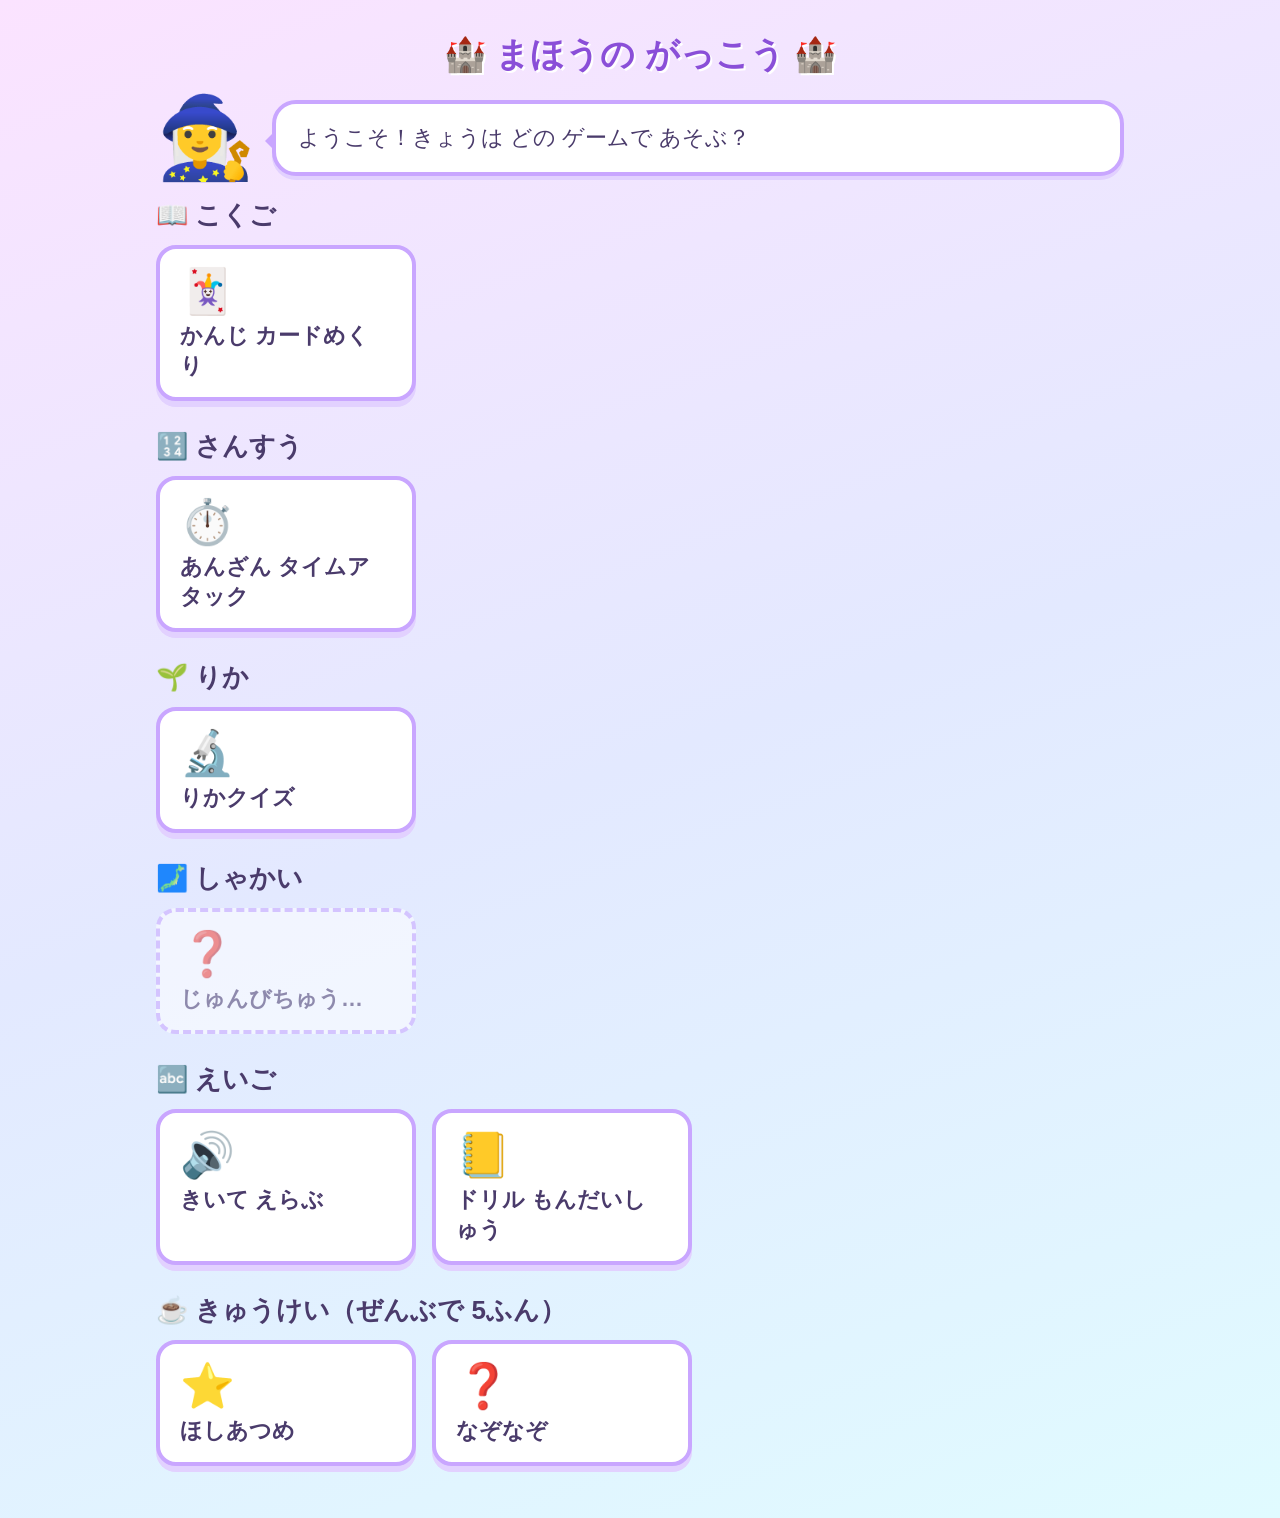
<file: index.html>
<!DOCTYPE html>
<html lang="ja">
<head>
<meta charset="UTF-8">
<meta name="viewport" content="width=device-width, initial-scale=1.0">
<title>まほうの がっこう ゲームメニュー</title>
<link rel="stylesheet" href="common/style.css">
<style>
  .subject { margin-bottom: 28px; }
  .subject h2 {
    font-size: 26px;
    margin: 0 0 12px;
  }
  .games { display: flex; flex-wrap: wrap; gap: 16px; }
  .game {
    display: block;
    width: 260px;
    background: #fff;
    border: 4px solid #c9a6ff;
    border-radius: 20px;
    padding: 16px 20px;
    color: inherit;
    text-decoration: none;
    box-shadow: 0 6px 0 #e2d1ff;
    transition: transform 0.1s;
  }
  a.game:hover { transform: scale(1.04); }
  .game .icon { font-size: 44px; }
  .game .name { font-size: 22px; font-weight: bold; margin-top: 4px; }
  .game.soon { opacity: 0.55; border-style: dashed; box-shadow: none; }

  /* スマートフォン */
  @media (max-width: 600px) {
    .subject { margin-bottom: 20px; }
    .subject h2 { font-size: 21px; margin-bottom: 8px; }
    .games { gap: 10px; }
    .game { width: 100%; display: flex; align-items: center; gap: 14px; padding: 10px 16px; border-width: 3px; }
    .game .icon { font-size: 34px; }
    .game .name { font-size: 18px; margin-top: 0; }
  }
</style>
</head>
<body>
<div class="app">
  <h1>🏰 まほうの がっこう 🏰</h1>

  <div class="wizard-box">
    <div class="wizard">🧙‍♀️</div>
    <div class="bubble">ようこそ！きょうは どの ゲームで あそぶ？</div>
  </div>

  <section class="subject">
    <h2>📖 こくご</h2>
    <div class="games">
      <a class="game" href="kokugo/kanji-card/index.html">
        <div class="icon">🃏</div>
        <div class="name">かんじ カードめくり</div>
      </a>
    </div>
  </section>

  <section class="subject">
    <h2>🔢 さんすう</h2>
    <div class="games">
      <a class="game" href="sansu/anzan/index.html">
        <div class="icon">⏱️</div>
        <div class="name">あんざん タイムアタック</div>
      </a>
    </div>
  </section>

  <section class="subject">
    <h2>🌱 りか</h2>
    <div class="games">
      <a class="game" href="rika/quiz/index.html">
        <div class="icon">🔬</div>
        <div class="name">りかクイズ</div>
      </a>
    </div>
  </section>

  <section class="subject">
    <h2>🗾 しゃかい</h2>
    <div class="games"><div class="game soon"><div class="icon">❓</div><div class="name">じゅんびちゅう…</div></div></div>
  </section>

  <section class="subject">
    <h2>🔤 えいご</h2>
    <div class="games">
      <a class="game" href="eigo/kiite-erabu/index.html">
        <div class="icon">🔊</div>
        <div class="name">きいて えらぶ</div>
      </a>
      <a class="game" href="eigo/drill/index.html">
        <div class="icon">📒</div>
        <div class="name">ドリル もんだいしゅう</div>
      </a>
    </div>
  </section>

  <section class="subject">
    <h2>☕ きゅうけい（ぜんぶで 5ふん）</h2>
    <div class="games">
      <a class="game" href="kyuukei/hoshi-atsume/index.html">
        <div class="icon">⭐</div>
        <div class="name">ほしあつめ</div>
      </a>
      <a class="game" href="kyuukei/nazonazo/index.html">
        <div class="icon">❓</div>
        <div class="name">なぞなぞ</div>
      </a>
    </div>
  </section>
</div>
</body>
</html>
</file>
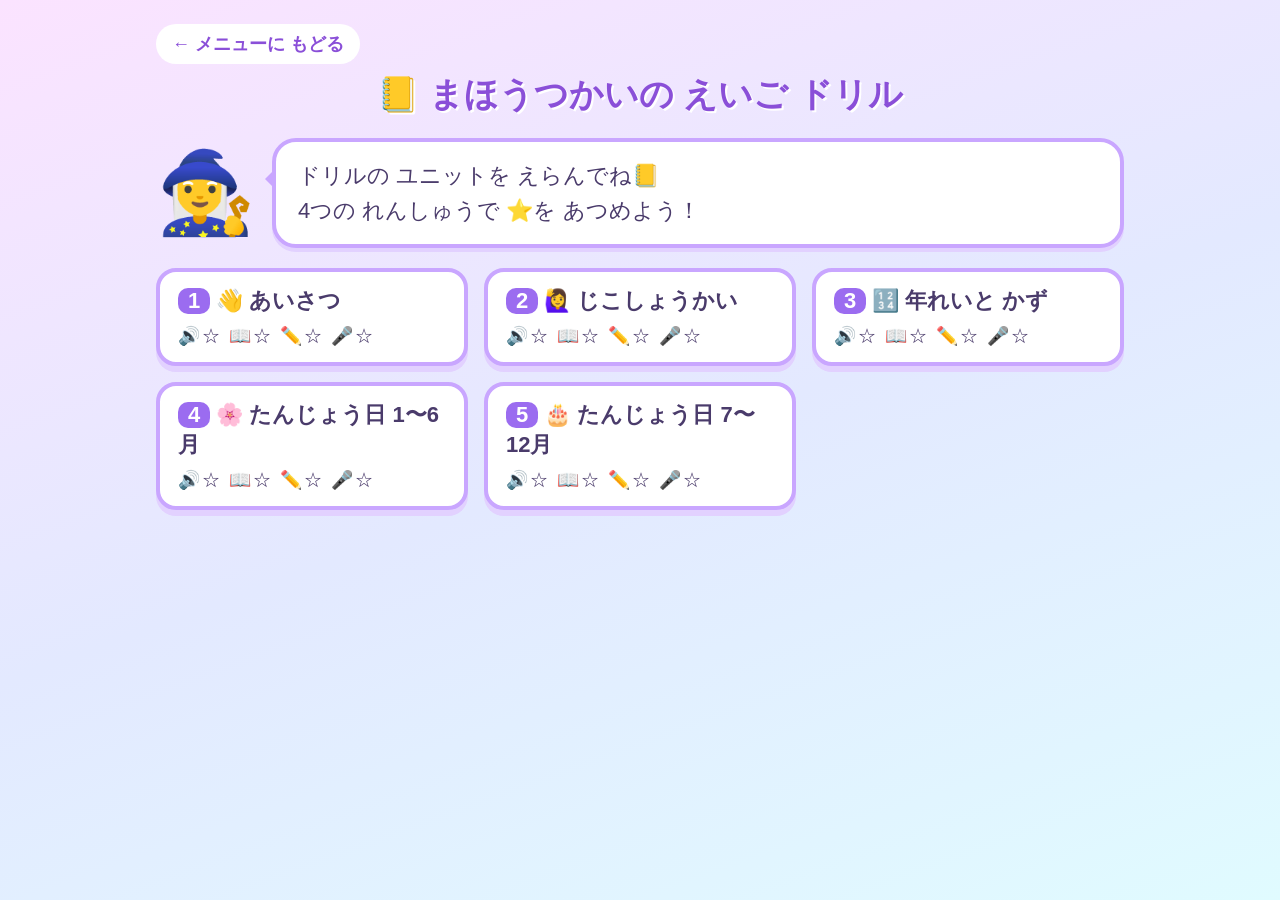
<file: eigo/drill/index.html>
<!DOCTYPE html>
<html lang="ja">
<head>
<meta charset="UTF-8">
<meta name="viewport" content="width=device-width, initial-scale=1.0">
<title>まほうつかいの えいご ドリル</title>
<link rel="stylesheet" href="../../common/style.css">
<style>
  .center { text-align: center; }
  .sub-title { text-align: center; font-size: 26px; font-weight: bold; margin: 0 0 16px; }
  .row { display: flex; flex-wrap: wrap; gap: 14px; justify-content: center; margin-top: 18px; }
  .blue { background: #56a8f2; box-shadow: 0 6px 0 #2a78c0; }
  .green { background: #6fcf97; box-shadow: 0 6px 0 #3f9e67; }
  .white { background: #fff; color: #4a3b6b; box-shadow: 0 6px 0 #e2d1ff; }

  /* ユニット いちらん */
  .units { display: grid; grid-template-columns: repeat(auto-fill, minmax(280px, 1fr)); gap: 16px; }
  .unit {
    background: #fff;
    color: #4a3b6b;
    border: 4px solid #c9a6ff;
    box-shadow: 0 6px 0 #e2d1ff;
    text-align: left;
    padding: 14px 18px;
  }
  .unit .name { font-size: 22px; }
  .unit .no {
    display: inline-block;
    background: #9b6cf0;
    color: #fff;
    border-radius: 10px;
    padding: 0 10px;
    margin-right: 6px;
  }
  .unit .stars { font-size: 18px; font-weight: normal; margin-top: 8px; letter-spacing: 2px; }
  .unit.crown { border-color: #ffd34d; background: #fffbe6; }

  /* れんしゅうを えらぶ */
  .modes { display: grid; grid-template-columns: repeat(2, 1fr); gap: 14px; max-width: 640px; margin: 0 auto; }
  .modes button { line-height: 1.4; }
  .modes .sub { font-size: 15px; }
  .modes button:disabled { opacity: 0.5; cursor: default; transform: none; }

  /* じょうほう */
  .status { display: flex; justify-content: center; gap: 16px; font-size: 20px; margin-bottom: 14px; }
  .status span { background: #fff; padding: 6px 18px; border-radius: 999px; }

  /* もんだいの カード */
  .prompt {
    background: #fff;
    border: 4px solid #c9a6ff;
    border-radius: 20px;
    padding: 18px;
    max-width: 640px;
    margin: 0 auto 16px;
    text-align: center;
  }
  .prompt .ja { font-size: 28px; font-weight: bold; }
  .prompt .en { font-size: 30px; font-weight: bold; color: #2f80ed; margin-top: 6px; }
  .prompt .hint-ja { font-size: 18px; margin-top: 6px; }

  /* えらぶ */
  .choices { display: grid; grid-template-columns: repeat(2, 1fr); gap: 14px; max-width: 640px; margin: 0 auto; }
  .choice {
    background: #fff;
    color: #4a3b6b;
    border: 4px solid #c9a6ff;
    box-shadow: 0 6px 0 #e2d1ff;
    font-size: 22px;
    padding: 16px 10px;
    min-height: 80px;
  }
  .choice.correct { border-color: #ffd34d; background: #fffbe6; box-shadow: 0 0 0 6px rgba(255, 211, 77, 0.6); }
  .choice.wrong { border-color: #ff8a8a; opacity: 0.6; }

  /* つづり */
  .answer-line {
    font-size: 34px;
    font-weight: bold;
    letter-spacing: 2px;
    color: #2f80ed;
    min-height: 1.5em;
    word-break: break-word;
  }
  .answer-line .blank { color: #c9a6ff; }
  .pieces { display: flex; flex-wrap: wrap; gap: 10px; justify-content: center; max-width: 640px; margin: 0 auto; }
  .piece {
    background: #fff;
    color: #4a3b6b;
    border: 3px solid #c9a6ff;
    box-shadow: 0 5px 0 #e2d1ff;
    font-size: 26px;
    min-width: 56px;
    padding: 10px 14px;
  }
  .piece.used { visibility: hidden; }
  .piece.hint { border-color: #ffd34d; background: #fffbe6; animation: glow 0.8s ease-in-out infinite alternate; }
  .piece.shake { animation: shake 0.35s; border-color: #ff8a8a; }
  @keyframes glow { from { box-shadow: 0 0 0 0 rgba(255, 211, 77, 0.8); } to { box-shadow: 0 0 0 8px rgba(255, 211, 77, 0); } }
  @keyframes shake {
    0%, 100% { transform: translateX(0); }
    25% { transform: translateX(-6px); }
    75% { transform: translateX(6px); }
  }

  /* はつおん */
  .mic.listening { background: #eb5c8f; box-shadow: 0 6px 0 #b8325f; animation: glow 0.8s ease-in-out infinite alternate; }
  .heard { text-align: center; font-size: 20px; margin-top: 14px; min-height: 1.5em; }

  #next { display: block; margin: 20px auto 0; }

  /* たんごリスト */
  .word-list { display: flex; flex-direction: column; gap: 10px; max-width: 640px; margin: 0 auto; }
  .word-list button {
    display: flex;
    justify-content: space-between;
    align-items: center;
    gap: 12px;
    text-align: left;
    background: #fff;
    color: #4a3b6b;
    box-shadow: 0 4px 0 #e2d1ff;
    font-size: 20px;
    padding: 12px 18px;
  }
  .word-list .en { color: #2f80ed; }
  .word-list .ja { font-size: 16px; font-weight: normal; }

  /* おわり */
  .result { text-align: center; font-size: 26px; line-height: 2; }
  .result .big { font-size: 44px; font-weight: bold; color: #d6338a; }

  /* スマートフォン */
  @media (max-width: 600px) {
    .sub-title { font-size: 20px; margin-bottom: 12px; }
    .units { grid-template-columns: 1fr; gap: 10px; }
    .unit { padding: 10px 14px; border-width: 3px; }
    .unit .name { font-size: 18px; }
    .modes { gap: 10px; }
    .modes button { font-size: 16px; padding: 12px 8px; }
    .modes .sub { font-size: 12px; }
    .status { font-size: 16px; gap: 10px; }
    .status span { padding: 4px 12px; }
    .prompt { padding: 12px; border-width: 3px; }
    .prompt .ja { font-size: 20px; }
    .prompt .en { font-size: 22px; }
    .choices { gap: 10px; }
    .choice { font-size: 17px; padding: 12px 6px; min-height: 64px; border-width: 3px; }
    .answer-line { font-size: 24px; }
    .pieces { gap: 8px; }
    .piece { font-size: 20px; min-width: 44px; padding: 8px 10px; }
    .heard { font-size: 16px; }
    .word-list button { font-size: 17px; padding: 10px 14px; }
    .word-list .ja { font-size: 13px; }
    .result { font-size: 20px; }
    .result .big { font-size: 32px; }
  }
</style>
</head>
<body>
<div class="app">
  <a class="back-link" href="../../index.html">← メニューに もどる</a>
  <h1>📒 まほうつかいの えいご ドリル</h1>

  <div class="wizard-box">
    <div class="wizard">🧙‍♀️</div>
    <div class="bubble" id="bubble"></div>
  </div>

  <!-- ユニット いちらん -->
  <div class="screen show" id="unitsScreen">
    <div class="units" id="units"></div>
  </div>

  <!-- れんしゅうを えらぶ -->
  <div class="screen" id="modesScreen">
    <div class="sub-title" id="unitTitle"></div>
    <div class="modes" id="modes"></div>
    <div class="row">
      <button class="white" id="showList">📃 たんごリスト</button>
      <button class="purple backToUnits">← ユニットを えらぶ</button>
    </div>
  </div>

  <!-- たんごリスト -->
  <div class="screen" id="listScreen">
    <div class="sub-title" id="listTitle"></div>
    <div class="word-list" id="wordList"></div>
    <div class="row"><button class="purple backToModes">← もどる</button></div>
  </div>

  <!-- もんだい -->
  <div class="screen" id="quizScreen">
    <div class="status">
      <span>もんだい <b id="qno"></b> / <span id="qmax"></span></span>
      <span>⭕ <b id="score">0</b></span>
    </div>
    <div class="prompt" id="prompt"></div>
    <div id="area"></div>
    <button class="purple" id="next">つぎへ ▶</button>
  </div>

  <!-- おわり -->
  <div class="screen" id="endScreen">
    <div class="result">
      <div id="endMode"></div>
      <div class="big" id="endScore"></div>
      <div id="endStar"></div>
    </div>
    <div class="row">
      <button class="lv1" id="retry">もういちど</button>
      <button class="purple backToModes">← れんしゅうを えらぶ</button>
    </div>
  </div>
</div>

<script src="../../common/fireworks.js"></script>
<script src="../../common/speech.js"></script>
<script src="units.js"></script>
<script>
const MODES = [
  { id: "listen", icon: "🔊", name: "きいて いみを えらぶ", desc: "えいごを きいて いみを えらぶ", cls: "blue" },
  { id: "ja2en", icon: "📖", name: "にほんご→えいご", desc: "いみを 見て えいごを えらぶ", cls: "lv2" },
  { id: "spell", icon: "✏️", name: "つづりを かく", desc: "ボタンを じゅんばんに おす", cls: "green" },
  { id: "speak", icon: "🎤", name: "はつおん チェック", desc: "マイクに むかって いってみる", cls: "lv3" },
];
const PASS = 0.8;   // 8わり できたら ⭐
const PRAISE = ["せいかい！", "すごい！", "やったね！", "まほうみたい！", "かんぺき！"];
const Recognition = window.SpeechRecognition || window.webkitSpeechRecognition;

const $ = (id) => document.getElementById(id);
const bubble = $("bubble");

let unit = null;
let mode = null;
let questions = [];
let qIndex = 0;
let score = 0;

function say(html) { bubble.innerHTML = html; }
function pick(list) { return list[Math.floor(Math.random() * list.length)]; }
function shuffle(list) {
  const a = list.slice();
  for (let i = a.length - 1; i > 0; i--) {
    const j = Math.floor(Math.random() * (i + 1));
    [a[i], a[j]] = [a[j], a[i]];
  }
  return a;
}
function showScreen(id) {
  document.querySelectorAll(".screen").forEach((s) => s.classList.remove("show"));
  $(id).classList.add("show");
}
function speak(text, rate) {
  if (!speakEnglish(text, rate)) {
    say("あれ？ 音が でないみたい…🔇<br>音が 出るか、おうちの人に 見てもらってね。");
  }
}
function button(cls, html, onClick) {
  const b = document.createElement("button");
  b.className = cls;
  b.innerHTML = html;
  b.addEventListener("click", onClick);
  return b;
}

// ⭐の きろく（きろく できない ときも あそべる）
let progress = {};
try { progress = JSON.parse(localStorage.getItem("eigo-drill-stars")) || {}; } catch (e) { progress = {}; }
function hasStar(u, m) { return !!(progress[u.no] && progress[u.no][m]); }
function giveStar(u, m) {
  progress[u.no] = progress[u.no] || {};
  progress[u.no][m] = true;
  try { localStorage.setItem("eigo-drill-stars", JSON.stringify(progress)); } catch (e) {}
}
function hasCrown(u) { return MODES.every((m) => hasStar(u, m.id)); }
function starRow(u) { return MODES.map((m) => `${m.icon}${hasStar(u, m.id) ? "⭐" : "☆"}`).join(" "); }

// ---------- ユニット いちらん ----------
function showUnits() {
  stopSpeaking();
  const box = $("units");
  box.innerHTML = "";
  UNITS.forEach((u) => {
    box.appendChild(button(
      "unit" + (hasCrown(u) ? " crown" : ""),
      `<div class="name"><span class="no">${u.no}</span>${u.icon} ${u.title} ${hasCrown(u) ? "👑" : ""}</div>
       <div class="stars">${starRow(u)}</div>`,
      () => showModes(u)
    ));
  });
  showScreen("unitsScreen");
  say("ドリルの ユニットを えらんでね📒<br>4つの れんしゅうで ⭐を あつめよう！");
}

// ---------- れんしゅうを えらぶ ----------
function showModes(u) {
  unit = u || unit;
  stopSpeaking();
  $("unitTitle").textContent = `${unit.no}. ${unit.icon} ${unit.title} ${hasCrown(unit) ? "👑" : ""}`;
  const box = $("modes");
  box.innerHTML = "";
  MODES.forEach((m) => {
    const ok = m.id !== "speak" || Recognition;
    const b = button(
      m.cls,
      `${m.icon} ${m.name} ${hasStar(unit, m.id) ? "⭐" : ""}<span class="sub">${ok ? m.desc : "この ブラウザでは つかえないよ"}</span>`,
      () => startQuiz(m.id)
    );
    b.disabled = !ok;
    box.appendChild(b);
  });
  showScreen("modesScreen");
  say(hasCrown(unit)
    ? "この ユニットは マスターしたね👑 すごい！"
    : "どの れんしゅうを する？<br>8わり できたら ⭐が もらえるよ！");
}

// ---------- たんごリスト ----------
function showList() {
  $("listTitle").textContent = `${unit.no}. ${unit.title} の ことば`;
  const box = $("wordList");
  box.innerHTML = "";
  unit.words.forEach((w) => {
    box.appendChild(button("", `<span class="en">🔊 ${w.en}</span><span class="ja">${w.ja}</span>`, () => speak(w.en)));
  });
  showScreen("listScreen");
  say("ことばを おすと はつおんが きけるよ🔊<br>まねして いってみよう！");
}

// ---------- もんだい ----------
function startQuiz(m) {
  mode = m;
  questions = shuffle(unit.words);
  qIndex = 0;
  score = 0;
  $("qmax").textContent = questions.length;
  $("score").textContent = 0;
  showScreen("quizScreen");
  showQuestion();
}

function showQuestion() {
  const w = questions[qIndex];
  $("qno").textContent = qIndex + 1;
  $("next").style.visibility = "hidden";
  $("area").innerHTML = "";
  stopListening();
  if (mode === "listen") showListen(w);
  if (mode === "ja2en") showJa2En(w);
  if (mode === "spell") showSpell(w);
  if (mode === "speak") showSpeak(w);
}

function soundButtons(w) {
  const row = document.createElement("div");
  row.className = "row";
  row.style.marginTop = "0";
  row.style.marginBottom = "14px";
  row.appendChild(button("blue", "🔊 もういちど", () => speak(w.en)));
  row.appendChild(button("green", "🐢 ゆっくり", () => speak(w.en, 0.7)));
  return row;
}

function finishQuestion(ok, message) {
  if (ok) {
    score++;
    $("score").textContent = score;
    fireworks(2);
  }
  say(message);
  $("next").textContent = qIndex + 1 < questions.length ? "つぎへ ▶" : "けっかを みる ▶";
  $("next").style.visibility = "visible";
}

// えらぶ もんだい（🔊 と 📖）
function showChoices(w, label) {
  const others = shuffle(unit.words.filter((o) => o !== w)).slice(0, 3);
  const box = document.createElement("div");
  box.className = "choices";
  let answered = false;
  shuffle([w, ...others]).forEach((o) => {
    const b = button("choice", label(o), () => {
      if (answered) return;
      answered = true;
      box.querySelectorAll(".choice").forEach((c) => { if (c.word === w) c.classList.add("correct"); });
      speak(w.en);
      if (o === w) {
        finishQuestion(true, `${pick(PRAISE)} <span class="big">${w.en}</span><br>「${w.ja}」だよ✨`);
      } else {
        b.classList.add("wrong");
        finishQuestion(false, `おしい！ こたえは <span class="big">${w.en}</span><br>「${w.ja}」だよ。`);
      }
    });
    b.word = o;
    box.appendChild(b);
  });
  $("area").appendChild(box);
}

function showListen(w) {
  $("prompt").innerHTML = `<div class="ja">👂 よく きいてね</div>`;
  $("area").appendChild(soundButtons(w));
  showChoices(w, (o) => o.ja);
  say("きこえた えいごの いみを えらんでね！");
  speak(w.en);
}

function showJa2En(w) {
  $("prompt").innerHTML = `<div class="ja">${w.ja}</div>`;
  showChoices(w, (o) => o.en);
  say("この いみの えいごは どれかな？");
}

// ---------- つづり ----------
// えいごを「もじ・たんご」と「きごう・スペース」に わける
function splitTokens(en) {
  return en.split(/([A-Za-z0-9']+)/).filter((s) => s !== "").map((s) => ({ text: s, isWord: /[A-Za-z0-9]/.test(s) }));
}

function showSpell(w) {
  const tokens = splitTokens(w.en);
  const words = tokens.filter((t) => t.isWord).map((t) => t.text);
  const byWord = words.length > 1;               // フレーズは たんごを ならべる
  const pieces = byWord ? words : words[0].split("");
  let filled = 0;
  let mistakes = 0;
  let hinted = false;

  $("prompt").innerHTML = `<div class="ja">${w.ja}</div><div class="answer-line" id="answerLine"></div>`;
  $("area").appendChild(soundButtons(w));
  const box = document.createElement("div");
  box.className = "pieces";
  $("area").appendChild(box);

  function drawAnswer() {
    let n = 0;
    let html = "";
    if (byWord) {
      tokens.forEach((t) => {
        if (!t.isWord) { html += t.text.replace(/ /g, "&nbsp;"); return; }
        html += n < filled ? t.text : `<span class="blank">${"＿".repeat(Math.min(t.text.length, 4))}</span>`;
        n++;
      });
    } else {
      html = pieces.map((p, i) => (i < filled ? p : `<span class="blank">＿</span>`)).join("");
      html += tokens.filter((t) => !t.isWord).map((t) => t.text).join("");
    }
    $("answerLine").innerHTML = html;
  }

  function showHint() {
    box.querySelectorAll(".piece").forEach((b) => b.classList.remove("hint"));
    const next = [...box.querySelectorAll(".piece:not(.used)")].find((b) => b.dataset.text === pieces[filled]);
    if (next) next.classList.add("hint");
  }

  shuffle(pieces).forEach((p) => {
    const b = button("piece", p, () => {
      if (filled >= pieces.length || b.classList.contains("used")) return;
      if (p === pieces[filled]) {
        b.classList.add("used");
        b.classList.remove("hint");
        filled++;
        drawAnswer();
        if (filled === pieces.length) {
          speak(w.en);
          finishQuestion(!hinted, hinted
            ? `できたね！ <span class="big">${w.en}</span><br>つぎは ヒントなしで できるかな？`
            : `${pick(PRAISE)} <span class="big">${w.en}</span><br>ばっちり かけたね✨`);
        } else if (hinted) {
          showHint();
        }
      } else {
        mistakes++;
        b.classList.remove("shake");
        void b.offsetWidth;
        b.classList.add("shake");
        if (mistakes >= 3) {
          hinted = true;
          say("ヒントだよ💡 ひかっている ボタンを おしてね");
          showHint();
        } else {
          say("おしい！ もういちど きいてみよう🔊");
        }
      }
    });
    b.dataset.text = p;
    box.appendChild(b);
  });

  drawAnswer();
  say(byWord ? "たんごを じゅんばんに ならべてね！" : "もじを じゅんばんに おしてね！");
  speak(w.en);
}

// ---------- はつおん ----------
const NUMBER_WORDS = ["zero", "one", "two", "three", "four", "five", "six", "seven", "eight", "nine", "ten",
  "eleven", "twelve", "thirteen", "fourteen", "fifteen", "sixteen", "seventeen", "eighteen", "nineteen", "twenty"];
const ORDINALS = { first: "one", second: "two", third: "three", fourth: "four", fifth: "five", sixth: "six",
  seventh: "seven", eighth: "eight", ninth: "nine", tenth: "ten", eleventh: "eleven", twelfth: "twelve" };
const CONTRACTIONS = { "i'm": "i am", "what's": "what is", "it's": "it is", "you're": "you are" };

// くらべやすい かたちに する（"My birthday is April 10th." → "my birthday is april ten"）
function normalize(text) {
  return text
    .toLowerCase()
    .replace(/[’‘]/g, "'")
    .replace(/[^a-z0-9' ]/g, " ")
    .split(/\s+/)
    .filter(Boolean)
    .map((t) => CONTRACTIONS[t] || t)
    .join(" ")
    .split(" ")
    .map((t) => {
      const num = t.match(/^(\d+)(st|nd|rd|th)?$/);
      if (num && NUMBER_WORDS[Number(num[1])]) return NUMBER_WORDS[Number(num[1])];
      return ORDINALS[t] || t;
    })
    .join(" ")
    .replace(/'/g, "");
}

// きこえた ことばの どれかに、こたえが まるごと 入っていれば OK
function isMatch(heardList, target) {
  const goal = normalize(target).replace(/ /g, "");
  return heardList.some((h) => normalize(h).replace(/ /g, "").includes(goal));
}

let recognizer = null;
function stopListening() {
  if (recognizer) { try { recognizer.abort(); } catch (e) {} recognizer = null; }
}

function showSpeak(w) {
  let tries = 0;
  let done = false;
  $("prompt").innerHTML = `<div class="en">${w.en}</div><div class="hint-ja">${w.ja}</div>`;

  const row = document.createElement("div");
  row.className = "row";
  row.style.marginTop = "0";
  row.appendChild(button("blue", "🔊 おてほん", () => speak(w.en)));
  const mic = button("lv3 mic", "🎤 いってみる", listen);
  row.appendChild(mic);
  const heard = document.createElement("div");
  heard.className = "heard";
  $("area").appendChild(row);
  $("area").appendChild(heard);

  function listen() {
    if (done || recognizer) return;
    stopSpeaking();
    recognizer = new Recognition();
    recognizer.lang = "en-US";
    recognizer.maxAlternatives = 5;
    recognizer.interimResults = false;
    mic.classList.add("listening");
    mic.textContent = "👂 きいてるよ…";
    say("どうぞ！ おおきな こえで いってみてね🎤");

    let gotResult = false;
    recognizer.onresult = (e) => {
      gotResult = true;
      const list = [...e.results[0]].map((r) => r.transcript);
      tries++;
      if (isMatch(list, w.en)) {
        done = true;
        heard.textContent = `きこえた ことば：「${list[0]}」`;
        finishQuestion(true, `ばっちり きこえたよ！🎉<br><span class="big">${w.en}</span>`);
      } else {
        heard.textContent = `きこえた ことば：「${list[0]}」`;
        if (tries >= 3) {
          done = true;
          finishQuestion(false, "むずかしかったね。おてほんを なんども きいて、まねしてみよう🔊<br>「つぎへ」で すすめるよ。");
        } else {
          say(`「${list[0]}」に きこえたよ。<br>おてほんを きいて、もういちど！`);
        }
      }
    };
    recognizer.onerror = (e) => {
      if (e.error === "not-allowed" || e.error === "service-not-allowed") {
        say("マイクが つかえないみたい🎤<br>ブラウザで マイクを「ゆるす」に してね。おうちの人に きいてみてね。");
      } else if (e.error === "no-speech") {
        say("きこえなかったよ。もうすこし おおきな こえで いってみてね！");
      } else if (e.error !== "aborted") {
        say("うまく きけなかったよ。もういちど おしてみてね🎤");
      }
    };
    recognizer.onend = () => {
      recognizer = null;
      mic.classList.remove("listening");
      mic.textContent = "🎤 いってみる";
      if (!gotResult && !done) heard.textContent = "";
    };
    try {
      recognizer.start();
    } catch (e) {
      recognizer = null;
      mic.classList.remove("listening");
      mic.textContent = "🎤 いってみる";
      say("うまく はじめられなかったよ。もういちど おしてみてね🎤");
    }
  }

  say("🔊で おてほんを きいてから、🎤を おして いってみよう！");
  speak(w.en);
}

// ---------- おわり ----------
function showEnd() {
  stopListening();
  const m = MODES.find((x) => x.id === mode);
  const pass = score >= Math.ceil(questions.length * PASS);
  const hadCrown = hasCrown(unit);
  $("endMode").textContent = `${unit.no}. ${unit.title} ／ ${m.icon} ${m.name}`;
  $("endScore").textContent = `${questions.length}もん中 ${score}もん`;

  if (pass) {
    const isNew = !hasStar(unit, mode);
    giveStar(unit, mode);
    if (hasCrown(unit) && !hadCrown) {
      $("endStar").textContent = "⭐ ゲット！ ユニット マスター👑";
      fireworks(10);
      say(`やったー！<b>${unit.title}</b> を マスターしたよ👑<br>きみは えいごの まほうつかいだね！`);
    } else {
      $("endStar").textContent = isNew ? "⭐ ゲット！" : "⭐ きょうも ばっちり！";
      fireworks(score === questions.length ? 6 : 3);
      say(score === questions.length ? "ぜんもん せいかい！🎉 すごいね！" : "よく できたね！✨ ⭐を あげるね");
    }
  } else {
    $("endStar").textContent = `あと ${Math.ceil(questions.length * PASS) - score}もんで ⭐だよ`;
    say("おしかったね！ 📃たんごリストで きいてから、もういちど やってみよう😊");
  }
  showScreen("endScreen");
}

$("next").addEventListener("click", () => {
  qIndex++;
  if (qIndex < questions.length) showQuestion();
  else showEnd();
});
$("retry").addEventListener("click", () => startQuiz(mode));
$("showList").addEventListener("click", showList);
document.querySelectorAll(".backToUnits").forEach((b) => b.addEventListener("click", showUnits));
document.querySelectorAll(".backToModes").forEach((b) => b.addEventListener("click", () => { stopListening(); showModes(); }));

showUnits();
</script>
</body>
</html>
</file>
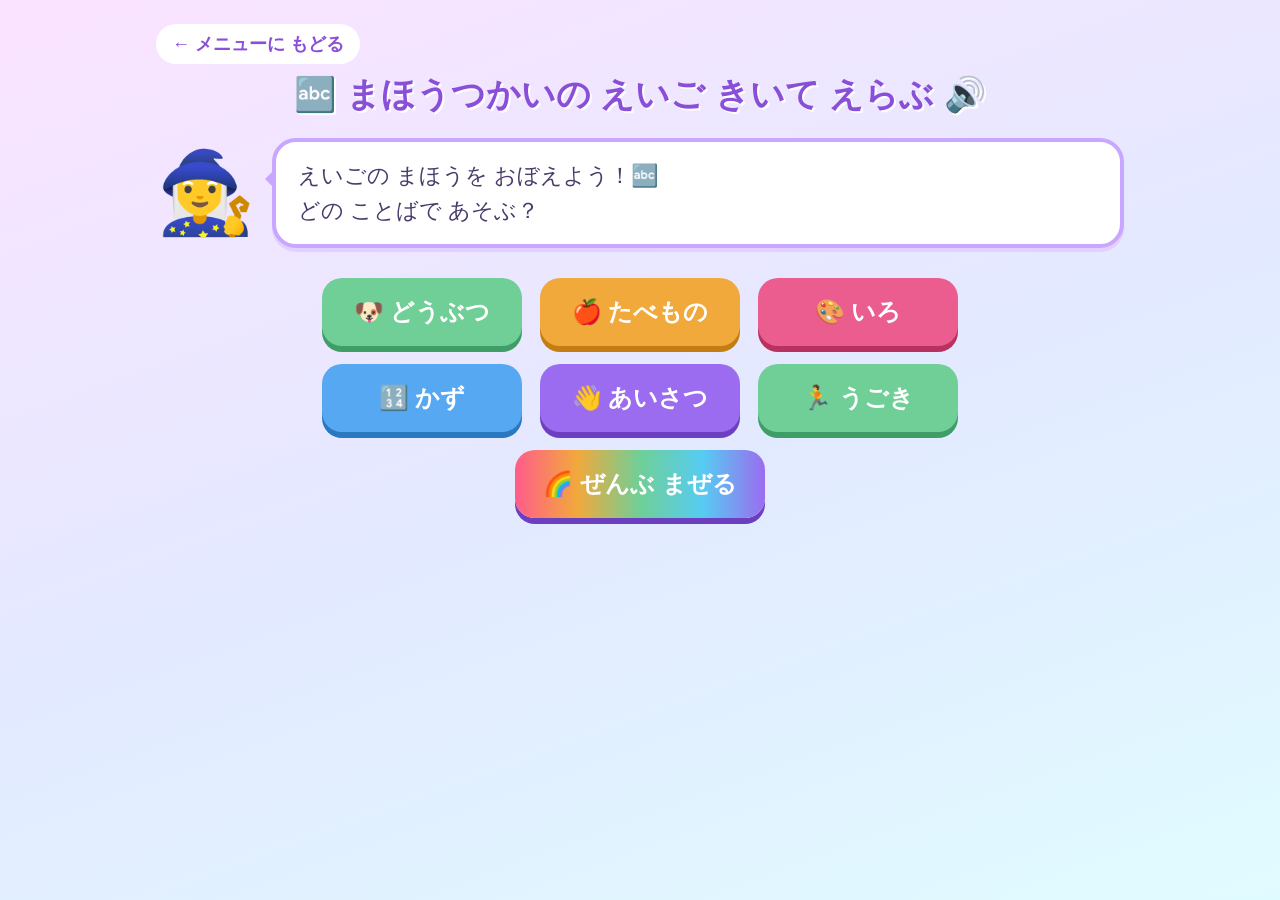
<file: eigo/kiite-erabu/index.html>
<!DOCTYPE html>
<html lang="ja">
<head>
<meta charset="UTF-8">
<meta name="viewport" content="width=device-width, initial-scale=1.0">
<title>まほうつかいの えいご きいて えらぶ</title>
<link rel="stylesheet" href="../../common/style.css">
<style>
  .kinds { max-width: 760px; margin-left: auto; margin-right: auto; }
  .kinds button { min-width: 200px; }
  .all { background: linear-gradient(90deg, #ff5c8a, #f2a93b, #6fcf97, #56ccf2, #9b6cf0); box-shadow: 0 6px 0 #6b3fc0; }

  /* じょうほう */
  .status {
    display: flex;
    justify-content: center;
    gap: 30px;
    font-size: 22px;
    margin-bottom: 16px;
  }
  .status span { background: #fff; padding: 6px 18px; border-radius: 999px; }

  /* おとの ボタン */
  .sound-buttons { display: flex; justify-content: center; gap: 16px; margin-bottom: 20px; }
  .blue { background: #56a8f2; box-shadow: 0 6px 0 #2a78c0; }
  .green { background: #6fcf97; box-shadow: 0 6px 0 #3f9e67; }

  /* えらぶ カード */
  .choices {
    display: grid;
    grid-template-columns: repeat(2, 1fr);
    gap: 16px;
    max-width: 560px;
    margin: 0 auto;
  }
  .choice {
    background: #fff;
    color: #4a3b6b;
    border: 4px solid #c9a6ff;
    border-radius: 20px;
    padding: 14px 8px;
    box-shadow: 0 6px 0 #e2d1ff;
  }
  .choice .pic { font-size: 72px; line-height: 1.2; }
  .choice .pic.num { font-size: 64px; font-weight: bold; color: #8a4fd8; }
  .choice .ja { font-size: 20px; margin-top: 4px; }
  .choice .en { font-size: 22px; color: #2f80ed; min-height: 1.4em; }
  .choice.correct { border-color: #ffd34d; background: #fffbe6; box-shadow: 0 0 0 6px rgba(255, 211, 77, 0.6); }
  .choice.wrong { border-color: #ff8a8a; opacity: 0.6; }
  .choices.answered .choice { cursor: default; }
  .choices.answered .choice:hover { transform: none; }

  #next { display: block; margin: 24px auto 0; }

  /* おわり */
  .result { text-align: center; font-size: 26px; line-height: 2; }
  .result .stars { font-size: 40px; }
  .buttons { display: flex; flex-wrap: wrap; gap: 18px; justify-content: center; margin-top: 24px; }
  .missed { display: flex; flex-wrap: wrap; gap: 10px; justify-content: center; margin-top: 12px; }
  .missed button {
    background: #fff;
    color: #4a3b6b;
    font-size: 20px;
    padding: 10px 16px;
    box-shadow: 0 4px 0 #e2d1ff;
  }

  /* スマートフォン */
  @media (max-width: 600px) {
    .kinds button { min-width: 0; width: calc(50% - 6px); }
    .kinds .all { width: 100%; }
    .status { gap: 10px; font-size: 16px; margin-bottom: 10px; }
    .status span { padding: 4px 12px; }
    .sound-buttons { gap: 10px; margin-bottom: 14px; }
    .choices { gap: 10px; }
    .choice { padding: 10px 4px; border-width: 3px; border-radius: 16px; }
    .choice .pic { font-size: 48px; }
    .choice .pic.num { font-size: 44px; }
    .choice .ja { font-size: 15px; }
    .choice .en { font-size: 17px; }
    #next { margin-top: 16px; }
    .result { font-size: 20px; }
    .result .stars { font-size: 28px; }
    .missed button { font-size: 16px; padding: 8px 12px; }
  }
</style>
</head>
<body>
<div class="app">
  <a class="back-link" href="../../index.html">← メニューに もどる</a>
  <h1>🔤 まほうつかいの えいご きいて えらぶ 🔊</h1>

  <div class="wizard-box">
    <div class="wizard">🧙‍♀️</div>
    <div class="bubble" id="bubble"></div>
  </div>

  <!-- スタート画面 -->
  <div class="screen show" id="start">
    <div class="levels kinds">
      <button class="lv1" data-kind="animal">🐶 どうぶつ</button>
      <button class="lv2" data-kind="food">🍎 たべもの</button>
      <button class="lv3" data-kind="color">🎨 いろ</button>
      <button class="blue" data-kind="number">🔢 かず</button>
      <button class="purple" data-kind="greeting">👋 あいさつ</button>
      <button class="green" data-kind="action">🏃 うごき</button>
      <button class="all" data-kind="all">🌈 ぜんぶ まぜる</button>
    </div>
  </div>

  <!-- もんだい画面 -->
  <div class="screen" id="game">
    <div class="status">
      <span>もんだい <b id="qno">1</b> / <span id="qmax">10</span></span>
      <span>⭐ <b id="score">0</b></span>
    </div>
    <div class="sound-buttons">
      <button class="blue" id="again-sound">🔊 もういちど</button>
      <button class="green" id="slow-sound">🐢 ゆっくり</button>
    </div>
    <div class="choices" id="choices"></div>
    <button class="purple" id="next">つぎへ ▶</button>
  </div>

  <!-- おわり画面 -->
  <div class="screen" id="end">
    <div class="result">
      <div id="endTitle"></div>
      <div class="stars" id="endStars"></div>
    </div>
    <div class="result" id="missedTitle"></div>
    <div class="missed" id="missed"></div>
    <div class="buttons">
      <button class="purple" id="retry">もういちど</button>
      <button class="lv2" id="change">しゅるいを かえる</button>
    </div>
  </div>
</div>

<script src="../../common/fireworks.js"></script>
<script src="../../common/speech.js"></script>
<script>
// ことばの データ（しゅるいごと）
const WORDS = {
  animal: [
    { en: "dog", ja: "いぬ", pic: "🐶" },
    { en: "cat", ja: "ねこ", pic: "🐱" },
    { en: "rabbit", ja: "うさぎ", pic: "🐰" },
    { en: "bird", ja: "とり", pic: "🐦" },
    { en: "fish", ja: "さかな", pic: "🐟" },
    { en: "bear", ja: "くま", pic: "🐻" },
    { en: "lion", ja: "ライオン", pic: "🦁" },
    { en: "monkey", ja: "さる", pic: "🐵" },
    { en: "elephant", ja: "ぞう", pic: "🐘" },
    { en: "pig", ja: "ぶた", pic: "🐷" },
    { en: "horse", ja: "うま", pic: "🐴" },
    { en: "panda", ja: "パンダ", pic: "🐼" },
  ],
  food: [
    { en: "apple", ja: "りんご", pic: "🍎" },
    { en: "banana", ja: "バナナ", pic: "🍌" },
    { en: "orange", ja: "オレンジ", pic: "🍊" },
    { en: "strawberry", ja: "いちご", pic: "🍓" },
    { en: "grapes", ja: "ぶどう", pic: "🍇" },
    { en: "cake", ja: "ケーキ", pic: "🍰" },
    { en: "bread", ja: "パン", pic: "🍞" },
    { en: "egg", ja: "たまご", pic: "🥚" },
    { en: "milk", ja: "ぎゅうにゅう", pic: "🥛" },
    { en: "ice cream", ja: "アイスクリーム", pic: "🍦" },
    { en: "pizza", ja: "ピザ", pic: "🍕" },
    { en: "rice", ja: "ごはん", pic: "🍚" },
  ],
  color: [
    { en: "red", ja: "あか", pic: "🔴" },
    { en: "blue", ja: "あお", pic: "🔵" },
    { en: "yellow", ja: "きいろ", pic: "🟡" },
    { en: "green", ja: "みどり", pic: "🟢" },
    { en: "pink", ja: "ピンク", pic: "🩷" },
    { en: "purple", ja: "むらさき", pic: "🟣" },
    { en: "orange", ja: "オレンジいろ", pic: "🟠" },
    { en: "black", ja: "くろ", pic: "⚫" },
    { en: "white", ja: "しろ", pic: "⚪" },
    { en: "brown", ja: "ちゃいろ", pic: "🟤" },
  ],
  number: [
    { en: "one", ja: "いち", pic: "1" },
    { en: "two", ja: "に", pic: "2" },
    { en: "three", ja: "さん", pic: "3" },
    { en: "four", ja: "よん", pic: "4" },
    { en: "five", ja: "ご", pic: "5" },
    { en: "six", ja: "ろく", pic: "6" },
    { en: "seven", ja: "なな", pic: "7" },
    { en: "eight", ja: "はち", pic: "8" },
    { en: "nine", ja: "きゅう", pic: "9" },
    { en: "ten", ja: "じゅう", pic: "10" },
  ],
  greeting: [
    { en: "hello", ja: "こんにちは", pic: "👋" },
    { en: "good morning", ja: "おはよう", pic: "🌅" },
    { en: "good night", ja: "おやすみ", pic: "🌙" },
    { en: "thank you", ja: "ありがとう", pic: "🙏" },
    { en: "sorry", ja: "ごめんね", pic: "🙇" },
    { en: "goodbye", ja: "さようなら", pic: "🚶‍♀️" },
    { en: "nice to meet you", ja: "はじめまして", pic: "🤝" },
    { en: "yes", ja: "はい", pic: "🙆‍♀️" },
    { en: "no", ja: "いいえ", pic: "🙅‍♀️" },
    { en: "please", ja: "おねがい", pic: "🥺" },
  ],
  action: [
    { en: "run", ja: "はしる", pic: "🏃" },
    { en: "walk", ja: "あるく", pic: "🚶" },
    { en: "swim", ja: "およぐ", pic: "🏊" },
    { en: "jump", ja: "とぶ", pic: "🦘" },
    { en: "eat", ja: "たべる", pic: "🍽️" },
    { en: "drink", ja: "のむ", pic: "🥤" },
    { en: "sleep", ja: "ねる", pic: "😴" },
    { en: "sing", ja: "うたう", pic: "🎤" },
    { en: "dance", ja: "おどる", pic: "💃" },
    { en: "read", ja: "よむ", pic: "📖" },
    { en: "write", ja: "かく", pic: "✏️" },
    { en: "cook", ja: "りょうりする", pic: "🍳" },
  ],
};
// どの しゅるいの ことばか おぼえておく（えらびしを おなじ しゅるいから 出すため）
Object.entries(WORDS).forEach(([kind, list]) => list.forEach((w) => (w.kind = kind)));

const QUESTIONS = 10;
const PRAISE = ["せいかい！", "すごい！", "やったね！", "まほうみたい！", "かんぺき！"];

const $ = (id) => document.getElementById(id);
const bubble = $("bubble");

let kind = "animal";
let questions = [];
let qIndex = 0;
let score = 0;
let missed = [];
let answered = false;

function say(html) { bubble.innerHTML = html; }
function pick(list) { return list[Math.floor(Math.random() * list.length)]; }
function shuffle(list) {
  const a = list.slice();
  for (let i = a.length - 1; i > 0; i--) {
    const j = Math.floor(Math.random() * (i + 1));
    [a[i], a[j]] = [a[j], a[i]];
  }
  return a;
}

function showScreen(id) {
  document.querySelectorAll(".screen").forEach((s) => s.classList.remove("show"));
  $(id).classList.add("show");
}

// えいごを よみあげる（common/speech.js）
function speak(text, rate) {
  if (!speakEnglish(text, rate)) {
    say("あれ？ 音が でないみたい…🔇<br>パソコンの 音が 出るか、おうちの人に 見てもらってね。");
  }
}

function home() {
  stopSpeaking();
  showScreen("start");
  say("えいごの まほうを おぼえよう！🔤<br>どの ことばで あそぶ？");
}

function startGame(k) {
  kind = k;
  const pool = kind === "all" ? Object.values(WORDS).flat() : WORDS[kind];
  questions = shuffle(pool).slice(0, QUESTIONS);
  qIndex = 0;
  score = 0;
  missed = [];
  $("qmax").textContent = questions.length;
  $("score").textContent = 0;
  showScreen("game");
  showQuestion();
}

function picHtml(w) {
  return w.kind === "number"
    ? `<div class="pic num">${w.pic}</div>`
    : `<div class="pic">${w.pic}</div>`;
}

function showQuestion() {
  answered = false;
  const answer = questions[qIndex];
  $("qno").textContent = qIndex + 1;
  $("next").style.visibility = "hidden";

  // こたえ ＋ おなじ しゅるいから 3つ
  const others = shuffle(WORDS[answer.kind].filter((w) => w !== answer)).slice(0, 3);
  const box = $("choices");
  box.className = "choices";
  box.innerHTML = "";
  shuffle([answer, ...others]).forEach((w) => {
    const btn = document.createElement("button");
    btn.className = "choice";
    btn.innerHTML = `${picHtml(w)}<div class="ja">${w.ja}</div><div class="en"></div>`;
    btn.addEventListener("click", () => choose(btn, w));
    btn.word = w;
    box.appendChild(btn);
  });

  say("よく きいてね！👂<br>きこえた えいごの 絵を えらんでね。");
  speak(answer.en);
}

function choose(btn, w) {
  if (answered) return;
  answered = true;
  const answer = questions[qIndex];
  const box = $("choices");
  box.classList.add("answered");

  // ぜんぶの カードに えいごを 出す
  box.querySelectorAll(".choice").forEach((b) => {
    b.querySelector(".en").textContent = b.word.en;
    if (b.word === answer) b.classList.add("correct");
  });

  if (w === answer) {
    score++;
    $("score").textContent = score;
    fireworks(2);
    say(`${pick(PRAISE)} <span class="big">${answer.en}</span> は 「${answer.ja}」 だよ✨`);
  } else {
    btn.classList.add("wrong");
    missed.push(answer);
    say(`おしい！ こたえは <span class="big">${answer.en}</span>（${answer.ja}）だよ。<br>もういちど きいてみよう🔊`);
  }
  speak(answer.en);

  $("next").textContent = qIndex + 1 < questions.length ? "つぎへ ▶" : "けっかを みる ▶";
  $("next").style.visibility = "visible";
}

function next() {
  qIndex++;
  if (qIndex < questions.length) {
    showQuestion();
  } else {
    showEnd();
  }
}

function showEnd() {
  showScreen("end");
  $("endTitle").textContent = `${questions.length}もん中 ${score}もん せいかい！`;
  $("endStars").textContent = "⭐".repeat(score);

  const list = $("missed");
  list.innerHTML = "";
  if (missed.length) {
    $("missedTitle").textContent = "まちがえた ことば（おすと きけるよ🔊）";
    missed.forEach((w) => {
      const b = document.createElement("button");
      b.innerHTML = `${w.pic} <b>${w.en}</b> ${w.ja}`;
      b.addEventListener("click", () => speak(w.en));
      list.appendChild(b);
    });
  } else {
    $("missedTitle").textContent = "";
  }

  if (score === questions.length) {
    fireworks(8);
    say("ぜんもん せいかい！🎉 きみは <b>えいごの まほうつかい</b> だね！");
  } else if (score >= questions.length / 2) {
    say("よく がんばったね！✨ まちがえた ことばを きいて おぼえよう。");
  } else {
    say("だいじょうぶ！なんども きくと おぼえられるよ😊<br>まちがえた ことばを おして きいてみよう。");
  }
}

document.querySelectorAll("[data-kind]").forEach((btn) =>
  btn.addEventListener("click", () => startGame(btn.dataset.kind))
);
$("again-sound").addEventListener("click", () => speak(questions[qIndex].en));
$("slow-sound").addEventListener("click", () => speak(questions[qIndex].en, 0.7));
$("next").addEventListener("click", next);
$("retry").addEventListener("click", () => startGame(kind));
$("change").addEventListener("click", home);

home();
</script>
</body>
</html>
</file>
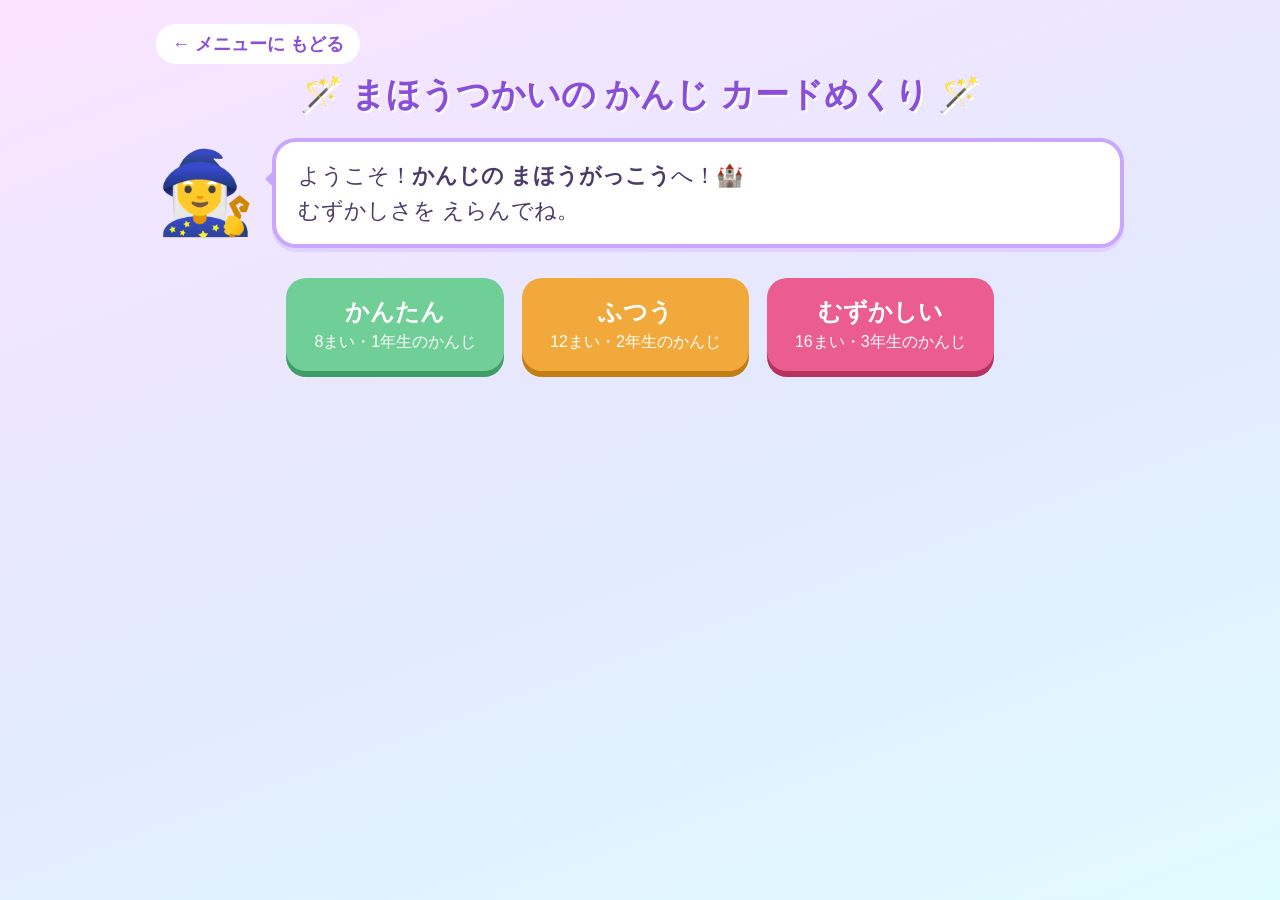
<file: kokugo/kanji-card/index.html>
<!DOCTYPE html>
<html lang="ja">
<head>
<meta charset="UTF-8">
<meta name="viewport" content="width=device-width, initial-scale=1.0">
<title>まほうつかいの かんじ カードめくり</title>
<link rel="stylesheet" href="../../common/style.css">
<style>
  /* じょうほう */
  .status {
    display: flex;
    justify-content: center;
    gap: 30px;
    font-size: 22px;
    margin-bottom: 16px;
  }
  .status span { background: #fff; padding: 6px 18px; border-radius: 999px; }

  /* カード */
  .board {
    display: grid;
    grid-template-columns: repeat(4, 1fr);
    gap: 14px;
    max-width: 640px;
    margin: 0 auto;
  }
  .card {
    aspect-ratio: 3 / 4;
    perspective: 800px;
    cursor: pointer;
  }
  .card-inner {
    position: relative;
    width: 100%;
    height: 100%;
    transition: transform 0.5s;
    transform-style: preserve-3d;
  }
  .card.open .card-inner, .card.done .card-inner { transform: rotateY(180deg); }
  .face {
    position: absolute;
    inset: 0;
    border-radius: 16px;
    backface-visibility: hidden;
    display: flex;
    align-items: center;
    justify-content: center;
    box-shadow: 0 5px 0 rgba(0,0,0,0.12);
  }
  .back {
    background: repeating-linear-gradient(45deg, #9b6cf0 0 14px, #ad85f3 14px 28px);
    border: 4px solid #fff;
    font-size: 44px;
  }
  .front {
    background: #fff;
    border: 4px solid #c9a6ff;
    transform: rotateY(180deg);
    text-align: center;
    padding: 4px;
  }
  .front.kanji { font-size: 64px; font-weight: bold; color: #4a3b6b; }
  .front.yomi { font-size: 26px; font-weight: bold; color: #2f80ed; word-break: break-all; }
  .card.done .front {
    border-color: #ffd34d;
    background: #fffbe6;
    animation: sparkle 0.8s ease;
  }
  .card.done { cursor: default; }
  @keyframes sparkle {
    0% { box-shadow: 0 0 0 0 rgba(255, 211, 77, 0.9); }
    100% { box-shadow: 0 0 0 18px rgba(255, 211, 77, 0); }
  }
  .card.miss .front { border-color: #ff8a8a; animation: shake 0.4s; }
  @keyframes shake {
    0%, 100% { transform: rotateY(180deg) translateX(0); }
    25% { transform: rotateY(180deg) translateX(-6px); }
    75% { transform: rotateY(180deg) translateX(6px); }
  }

  /* クリア */
  .result { text-align: center; font-size: 26px; line-height: 2; }
  .result .stars { font-size: 44px; }
  .buttons { display: flex; flex-wrap: wrap; gap: 18px; justify-content: center; margin-top: 24px; }
  .review {
    display: flex;
    flex-wrap: wrap;
    gap: 10px;
    justify-content: center;
    margin-top: 16px;
  }
  .review div {
    background: #fff;
    border-radius: 14px;
    padding: 8px 14px;
    font-size: 18px;
  }
  .review b { font-size: 28px; margin-right: 6px; }

  /* ひみつの 黒ねこ */
  .secret-cat {
    position: fixed;
    z-index: 10;
    display: none;
    pointer-events: none;
    text-align: center;
    transform: translate(-50%, -50%);
  }
  .secret-cat.show { display: block; animation: catJump 2.4s ease-in-out forwards; }
  .secret-cat .cat-face { font-size: 130px; line-height: 1; }
  .secret-cat .cat-talk {
    background: #3b2f4f;
    color: #fff;
    border-radius: 18px;
    padding: 8px 16px;
    font-size: 20px;
    white-space: nowrap;
    margin-bottom: 6px;
  }
  @keyframes catJump {
    0%   { transform: translate(-50%, -50%) scale(0.2); }
    25%  { transform: translate(calc(-50% + var(--dx)), calc(-50% + var(--dy))) scale(1.3) rotate(0deg); }
    45%  { transform: translate(calc(-50% + var(--dx)), calc(-50% + var(--dy))) scale(1.3) rotate(360deg); }
    75%  { transform: translate(calc(-50% + var(--dx)), calc(-50% + var(--dy))) scale(1.3) rotate(360deg); }
    100% { transform: translate(calc(-50% + var(--dx) + 80vw), calc(-50% + var(--dy))) scale(1) rotate(360deg); }
  }

  /* スマートフォン */
  @media (max-width: 600px) {
    .status { gap: 10px; font-size: 16px; margin-bottom: 10px; }
    .status span { padding: 4px 12px; }
    .board { gap: 8px; }
    .card { aspect-ratio: 4 / 5; }
    .face { border-radius: 12px; }
    .back { font-size: 28px; border-width: 3px; }
    .front { border-width: 3px; }
    .front.kanji { font-size: 40px; }
    .front.yomi { font-size: 16px; }
    .result { font-size: 20px; }
    .result .stars { font-size: 30px; }
    .review b { font-size: 22px; }
    .secret-cat .cat-face { font-size: 90px; }
    .secret-cat .cat-talk { font-size: 16px; }
  }
</style>
</head>
<body>
<div class="app">
  <a class="back-link" href="../../index.html">← メニューに もどる</a>
  <h1>🪄 まほうつかいの かんじ カードめくり 🪄</h1>

  <div class="wizard-box">
    <div class="wizard">🧙‍♀️</div>
    <div class="bubble" id="bubble"></div>
  </div>

  <!-- スタート画面 -->
  <div class="screen show" id="start">
    <div class="levels">
      <button class="lv1" data-level="1">かんたん<span class="sub">8まい・1年生のかんじ</span></button>
      <button class="lv2" data-level="2">ふつう<span class="sub">12まい・2年生のかんじ</span></button>
      <button class="lv3" data-level="3">むずかしい<span class="sub">16まい・3年生のかんじ</span></button>
    </div>
  </div>

  <!-- ゲーム画面 -->
  <div class="screen" id="game">
    <div class="status">
      <span>めくったかいすう: <b id="tries">0</b></span>
      <span>⭐ <b id="stars">0</b></span>
    </div>
    <div class="board" id="board"></div>
    <div class="buttons">
      <button class="purple" id="quit">むずかしさを えらびなおす</button>
    </div>
  </div>

  <!-- クリア画面 -->
  <div class="screen" id="clear">
    <div class="result">
      <div>🎉 ぜんぶ そろったよ！ 🎉</div>
      <div>めくったかいすう: <b id="resultTries"></b>かい</div>
      <div class="stars" id="resultStars"></div>
    </div>
    <div class="result" id="catResult"></div>
    <div class="review" id="review"></div>
    <div class="buttons">
      <button class="purple" id="again">もういちど</button>
      <button class="lv2" id="change">むずかしさを かえる</button>
    </div>
  </div>
</div>

<div class="secret-cat" id="cat">
  <div class="cat-talk">にゃーん！みつかっちゃった！<br>ボーナス⭐を あげるにゃ</div>
  <div class="cat-face">🐈‍⬛</div>
</div>

<script src="../../common/fireworks.js"></script>
<script>
// かんじのデータ（がくねんごと）
const KANJI = {
  1: [
    { kanji: "山", yomi: "やま", rei: "山に のぼる" },
    { kanji: "川", yomi: "かわ", rei: "川で あそぶ" },
    { kanji: "花", yomi: "はな", rei: "花が さく" },
    { kanji: "犬", yomi: "いぬ", rei: "犬と さんぽ" },
    { kanji: "月", yomi: "つき", rei: "お月さまが まるい" },
    { kanji: "火", yomi: "ひ", rei: "火を つける" },
    { kanji: "水", yomi: "みず", rei: "水を のむ" },
    { kanji: "木", yomi: "き", rei: "木に のぼる" },
    { kanji: "森", yomi: "もり", rei: "森で あそぶ" },
    { kanji: "空", yomi: "そら", rei: "青い 空" },
    { kanji: "雨", yomi: "あめ", rei: "雨が ふる" },
    { kanji: "目", yomi: "め", rei: "目を とじる" },
    { kanji: "耳", yomi: "みみ", rei: "耳で きく" },
    { kanji: "手", yomi: "て", rei: "手を あらう" },
    { kanji: "足", yomi: "あし", rei: "足が はやい" },
    { kanji: "虫", yomi: "むし", rei: "虫を つかまえる" },
    { kanji: "石", yomi: "いし", rei: "石を ひろう" },
    { kanji: "竹", yomi: "たけ", rei: "竹の こ" },
    { kanji: "貝", yomi: "かい", rei: "貝がらを あつめる" },
    { kanji: "車", yomi: "くるま", rei: "車に のる" },
    { kanji: "糸", yomi: "いと", rei: "糸で ぬう" },
    { kanji: "草", yomi: "くさ", rei: "草が はえる" },
    { kanji: "村", yomi: "むら", rei: "小さな 村" },
    { kanji: "町", yomi: "まち", rei: "町を あるく" },
    { kanji: "口", yomi: "くち", rei: "口を あける" },
    { kanji: "赤", yomi: "あか", rei: "赤い りんご" },
    { kanji: "青", yomi: "あお", rei: "青い うみ" },
    { kanji: "白", yomi: "しろ", rei: "白い くも" },
  ],
  2: [
    { kanji: "羽", yomi: "はね", rei: "とりの 羽" },
    { kanji: "雲", yomi: "くも", rei: "白い 雲" },
    { kanji: "海", yomi: "うみ", rei: "海で およぐ" },
    { kanji: "岩", yomi: "いわ", rei: "大きな 岩" },
    { kanji: "顔", yomi: "かお", rei: "顔を あらう" },
    { kanji: "魚", yomi: "さかな", rei: "魚を つる" },
    { kanji: "牛", yomi: "うし", rei: "牛の ミルク" },
    { kanji: "夏", yomi: "なつ", rei: "夏やすみ" },
    { kanji: "春", yomi: "はる", rei: "春に さくら が さく" },
    { kanji: "秋", yomi: "あき", rei: "秋の おつきみ" },
    { kanji: "冬", yomi: "ふゆ", rei: "冬は さむい" },
    { kanji: "星", yomi: "ほし", rei: "星が ひかる" },
    { kanji: "雪", yomi: "ゆき", rei: "雪だるまを つくる" },
    { kanji: "船", yomi: "ふね", rei: "船に のる" },
    { kanji: "鳥", yomi: "とり", rei: "鳥が とぶ" },
    { kanji: "馬", yomi: "うま", rei: "馬に のる" },
    { kanji: "米", yomi: "こめ", rei: "お米を たく" },
    { kanji: "姉", yomi: "あね", rei: "わたしの 姉" },
    { kanji: "弟", yomi: "おとうと", rei: "弟と あそぶ" },
    { kanji: "風", yomi: "かぜ", rei: "風が ふく" },
    { kanji: "池", yomi: "いけ", rei: "池の こい" },
    { kanji: "歌", yomi: "うた", rei: "歌を うたう" },
    { kanji: "朝", yomi: "あさ", rei: "朝ごはん" },
    { kanji: "昼", yomi: "ひる", rei: "昼やすみ" },
    { kanji: "夜", yomi: "よる", rei: "夜に ねる" },
    { kanji: "紙", yomi: "かみ", rei: "紙ひこうき" },
    { kanji: "頭", yomi: "あたま", rei: "頭を なでる" },
    { kanji: "道", yomi: "みち", rei: "道を あるく" },
    { kanji: "家", yomi: "いえ", rei: "家に かえる" },
  ],
  3: [
    { kanji: "駅", yomi: "えき", rei: "駅で でんしゃを まつ" },
    { kanji: "橋", yomi: "はし", rei: "橋を わたる" },
    { kanji: "坂", yomi: "さか", rei: "坂を のぼる" },
    { kanji: "島", yomi: "しま", rei: "海に うかぶ 島" },
    { kanji: "湖", yomi: "みずうみ", rei: "大きな 湖" },
    { kanji: "港", yomi: "みなと", rei: "港に 船が つく" },
    { kanji: "岸", yomi: "きし", rei: "川の 岸" },
    { kanji: "箱", yomi: "はこ", rei: "おもちゃ箱" },
    { kanji: "畑", yomi: "はたけ", rei: "畑で やさいを そだてる" },
    { kanji: "豆", yomi: "まめ", rei: "豆まき" },
    { kanji: "皿", yomi: "さら", rei: "お皿を ならべる" },
    { kanji: "笛", yomi: "ふえ", rei: "笛を ふく" },
    { kanji: "鼻", yomi: "はな", rei: "ぞうの 鼻は ながい" },
    { kanji: "葉", yomi: "は", rei: "木の 葉" },
    { kanji: "羊", yomi: "ひつじ", rei: "羊の もこもこ" },
    { kanji: "緑", yomi: "みどり", rei: "緑の はっぱ" },
    { kanji: "皮", yomi: "かわ", rei: "みかんの 皮" },
    { kanji: "板", yomi: "いた", rei: "まな板" },
    { kanji: "柱", yomi: "はしら", rei: "家の 柱" },
    { kanji: "庭", yomi: "にわ", rei: "庭で あそぶ" },
    { kanji: "薬", yomi: "くすり", rei: "薬を のむ" },
    { kanji: "氷", yomi: "こおり", rei: "つめたい 氷" },
    { kanji: "湯", yomi: "ゆ", rei: "お湯を わかす" },
    { kanji: "指", yomi: "ゆび", rei: "指で かぞえる" },
    { kanji: "根", yomi: "ね", rei: "木の 根っこ" },
    { kanji: "昔", yomi: "むかし", rei: "昔 むかし あるところに" },
    { kanji: "祭", yomi: "まつり", rei: "夏 祭り" },
    { kanji: "旅", yomi: "たび", rei: "旅に でる" },
    { kanji: "命", yomi: "いのち", rei: "命を たいせつに" },
  ],
};

const PAIRS = { 1: 4, 2: 6, 3: 8 };

const PRAISE = ["すごい！", "やったね！", "せいかい！", "まほうみたい！", "かんぺき！"];
const OSHII = [
  "おしい！もういちど まほうを かけてみよう🪄",
  "ちがったみたい。どこに あったか おぼえておこうね！",
  "だいじょうぶ！つぎは きっと見つかるよ✨",
];

const $ = (id) => document.getElementById(id);
const bubble = $("bubble");

let level = 1;
let words = [];      // こんかいの かんじ
let opened = [];     // いま めくっている カード
let locked = false;
let tries = 0;
let stars = 0;
let found = 0;
let quest = null;    // まほうつかいの もんだい
let catSeen = false; // ひみつの ねこに あえたか
const CAT_CHANCE = 0.08;

function say(html) { bubble.innerHTML = html; }
function pick(list) { return list[Math.floor(Math.random() * list.length)]; }
function shuffle(list) {
  const a = list.slice();
  for (let i = a.length - 1; i > 0; i--) {
    const j = Math.floor(Math.random() * (i + 1));
    [a[i], a[j]] = [a[j], a[i]];
  }
  return a;
}

function showScreen(id) {
  document.querySelectorAll(".screen").forEach((s) => s.classList.remove("show"));
  $(id).classList.add("show");
}

function home() {
  showScreen("start");
  say("ようこそ！<b>かんじの まほうがっこう</b>へ！🏰<br>むずかしさを えらんでね。");
}

function newQuest() {
  const left = words.filter((w) => !w.found);
  if (left.length === 0) { quest = null; return; }
  quest = pick(left);
  say(`もんだいだよ！<br><span class="big">「${quest.kanji}」</span> の よみかたの カードを さがしてね！<br>見つけたら ボーナス⭐だよ`);
}

function startGame(lv) {
  level = lv;
  words = shuffle(KANJI[level]).slice(0, PAIRS[level]).map((w, i) => ({ ...w, id: i, found: false }));
  opened = [];
  locked = false;
  tries = 0;
  stars = 0;
  found = 0;
  catSeen = false;
  $("tries").textContent = 0;
  $("stars").textContent = 0;

  const cards = [];
  words.forEach((w) => {
    cards.push({ id: w.id, type: "kanji", text: w.kanji });
    cards.push({ id: w.id, type: "yomi", text: w.yomi });
  });

  const board = $("board");
  board.innerHTML = "";
  shuffle(cards).forEach((c) => {
    const el = document.createElement("div");
    el.className = "card";
    el.dataset.id = c.id;
    el.innerHTML = `
      <div class="card-inner">
        <div class="face back">✨</div>
        <div class="face front ${c.type}">${c.text}</div>
      </div>`;
    el.addEventListener("click", () => flip(el));
    board.appendChild(el);
  });

  showScreen("game");
  newQuest();
}

function flip(el) {
  if (locked || el.classList.contains("open") || el.classList.contains("done")) return;
  el.classList.add("open");
  if (!catSeen && Math.random() < CAT_CHANCE) {
    showCat(el, () => afterOpen(el));
  } else {
    afterOpen(el);
  }
}

// カードから 黒ねこが とびだす
function showCat(el, done) {
  catSeen = true;
  locked = true;
  const cat = $("cat");
  const r = el.getBoundingClientRect();
  const x = r.left + r.width / 2;
  const y = r.top + r.height / 2;
  cat.style.left = x + "px";
  cat.style.top = y + "px";
  cat.style.setProperty("--dx", (window.innerWidth / 2 - x) + "px");
  cat.style.setProperty("--dy", (window.innerHeight / 2 - y) + "px");
  cat.classList.remove("show");
  void cat.offsetWidth; // アニメーションを さいしょから
  cat.classList.add("show");

  stars++;
  $("stars").textContent = stars;
  say("あっ！わたしの ねこ、こんなところに かくれてたのね！🐈‍⬛");

  setTimeout(() => {
    cat.classList.remove("show");
    if (!el.isConnected) return; // とちゅうで あたらしいゲームを はじめたとき
    locked = false;
    done();
  }, 2400);
}

function afterOpen(el) {
  opened.push(el);
  if (opened.length < 2) return;

  tries++;
  $("tries").textContent = tries;
  const [a, b] = opened;

  if (a.dataset.id === b.dataset.id) {
    const w = words[Number(a.dataset.id)];
    w.found = true;
    found++;
    a.classList.add("done");
    b.classList.add("done");
    opened = [];

    let bonus = "";
    stars++;
    if (quest && quest.id === w.id) {
      stars++;
      bonus = "<br>もんだいの かんじだ！ボーナス⭐ ゲット！";
    }
    $("stars").textContent = stars;

    fireworks(found === words.length ? 8 : 3);
    say(`${pick(PRAISE)} <span class="big">${w.kanji}（${w.yomi}）</span><br>「${w.rei}」の ${w.kanji} だよ✨${bonus}`);

    if (found === words.length) {
      locked = true;
      setTimeout(showClear, 2200);
    } else if (!quest || quest.id === w.id) {
      locked = true;
      setTimeout(() => { locked = false; newQuest(); }, 2200);
    }
  } else {
    locked = true;
    a.classList.add("miss");
    b.classList.add("miss");
    say(pick(OSHII) + (quest ? `<br>（もんだい: <b>「${quest.kanji}」</b>の よみかた）` : ""));
    setTimeout(() => {
      a.classList.remove("open", "miss");
      b.classList.remove("open", "miss");
      opened = [];
      locked = false;
    }, 1000);
  }
}

function showClear() {
  showScreen("clear");
  $("resultTries").textContent = tries;
  $("resultStars").textContent = "⭐".repeat(stars);
  $("catResult").textContent = catSeen ? "🐈‍⬛ ひみつの ねこに あえたね！" : "";
  $("review").innerHTML = words
    .map((w) => `<div><b>${w.kanji}</b>${w.yomi}</div>`)
    .join("");
  say("おめでとう！🎉 きみは <b>かんじの まほうつかい</b> だね！<br>きょう おぼえた かんじを みてみよう。");
}

document.querySelectorAll("[data-level]").forEach((btn) =>
  btn.addEventListener("click", () => startGame(Number(btn.dataset.level)))
);
$("again").addEventListener("click", () => startGame(level));
$("change").addEventListener("click", home);
$("quit").addEventListener("click", home);

home();
</script>
</body>
</html>
</file>
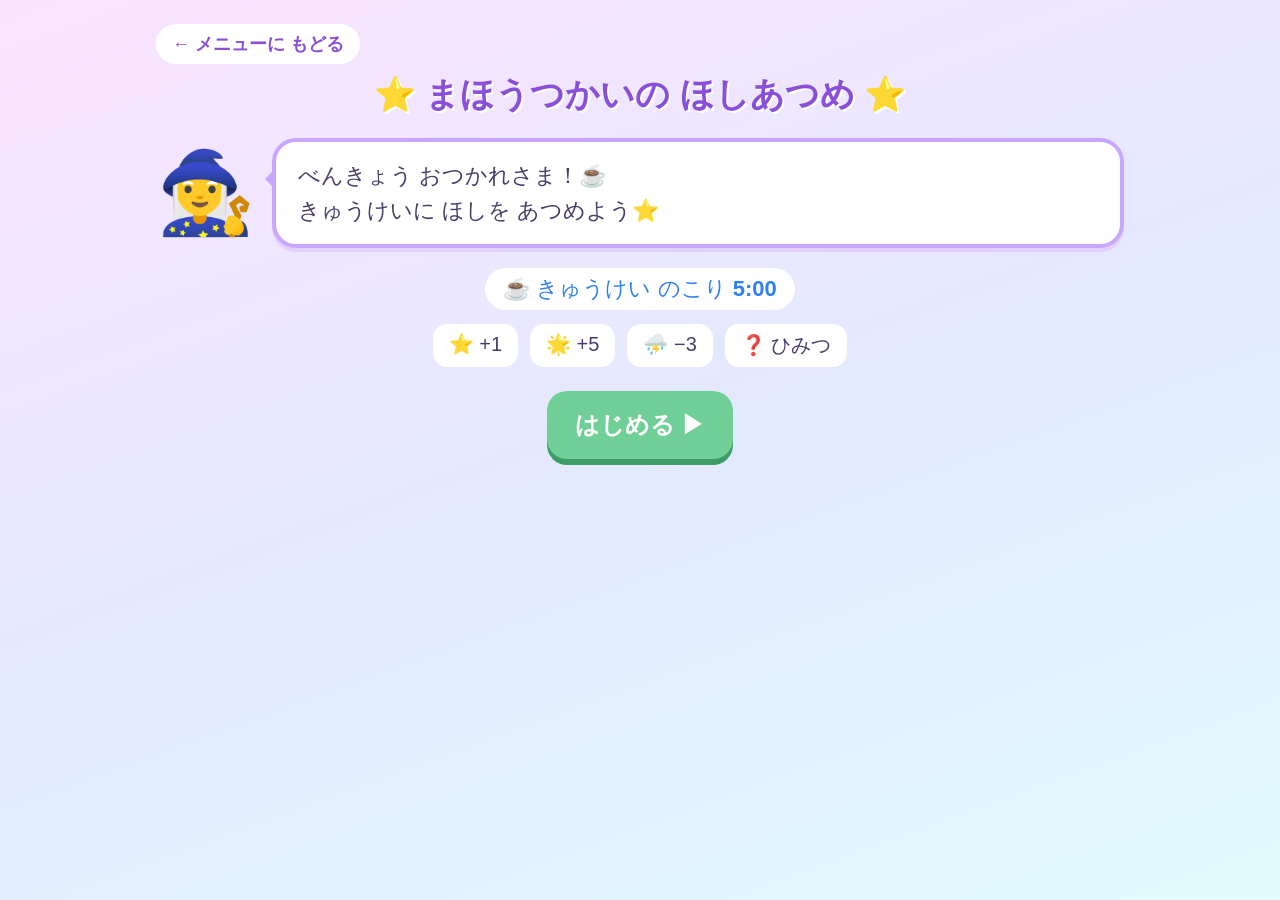
<file: kyuukei/hoshi-atsume/index.html>
<!DOCTYPE html>
<html lang="ja">
<head>
<meta charset="UTF-8">
<meta name="viewport" content="width=device-width, initial-scale=1.0">
<title>まほうつかいの ほしあつめ</title>
<link rel="stylesheet" href="../../common/style.css">
<style>
  .status {
    display: flex;
    justify-content: center;
    flex-wrap: wrap;
    gap: 16px;
    font-size: 22px;
    margin-bottom: 14px;
  }
  .status span { background: #fff; padding: 6px 18px; border-radius: 999px; }
  .break-time { color: #2f80ed; }

  #sky {
    display: block;
    width: 100%;
    max-width: 800px;
    margin: 0 auto;
    border-radius: 20px;
    border: 4px solid #c9a6ff;
    cursor: none;
    touch-action: none; /* ゆびで なぞっても がめんが うごかない */
  }
  .hint { text-align: center; font-size: 18px; margin-top: 10px; }

  .rules { display: flex; flex-wrap: wrap; gap: 12px; justify-content: center; margin-top: 10px; }
  .rules div { background: #fff; border-radius: 14px; padding: 8px 16px; font-size: 20px; }

  .result { text-align: center; font-size: 26px; line-height: 2; }
  .result .big-score { font-size: 56px; font-weight: bold; color: #d6338a; }
  .buttons { display: flex; flex-wrap: wrap; gap: 18px; justify-content: center; margin-top: 24px; }
  .buttons a { text-decoration: none; }

  /* スマートフォン */
  @media (max-width: 600px) {
    .status { gap: 8px; font-size: 16px; margin-bottom: 10px; }
    .status span { padding: 4px 12px; }
    #sky { border-width: 3px; border-radius: 14px; }
    .hint { font-size: 15px; }
    .rules div { font-size: 17px; padding: 6px 12px; }
    .result { font-size: 20px; }
    .result .big-score { font-size: 42px; }
  }
</style>
</head>
<body>
<div class="app">
  <a class="back-link" href="../../index.html">← メニューに もどる</a>
  <h1>⭐ まほうつかいの ほしあつめ ⭐</h1>

  <div class="wizard-box">
    <div class="wizard">🧙‍♀️</div>
    <div class="bubble" id="bubble"></div>
  </div>

  <div class="status">
    <span class="break-time">☕ きゅうけい のこり <b id="breakLeft">5:00</b></span>
  </div>

  <!-- スタート画面 -->
  <div class="screen show" id="start">
    <div class="rules">
      <div>⭐ +1</div>
      <div>🌟 +5</div>
      <div>⛈️ −3</div>
      <div>❓ ひみつ</div>
    </div>
    <div class="buttons">
      <button class="lv1" id="play">はじめる ▶</button>
    </div>
  </div>

  <!-- ゲーム画面 -->
  <div class="screen" id="game">
    <div class="status">
      <span>⭐ <b id="score">0</b> てん</span>
      <span>⏱️ のこり <b id="timeLeft">60</b> びょう</span>
    </div>
    <canvas id="sky" width="800" height="500"></canvas>
    <div class="hint" id="hint">マウスを よこに うごかしてね（← → キーでも うごくよ）</div>
  </div>

  <!-- けっか画面 -->
  <div class="screen" id="result">
    <div class="result">
      <div>きょうの ほし</div>
      <div class="big-score" id="resultScore"></div>
      <div id="bestText"></div>
    </div>
    <div class="buttons">
      <button class="lv1" id="again">もういちど</button>
      <a href="../../index.html"><button class="purple">メニューに もどる</button></a>
    </div>
  </div>

  <!-- きゅうけい おしまい -->
  <div class="screen" id="breakOver">
    <div class="result">
      <div>⏰ きゅうけいの 5ふんが おわったよ</div>
      <div style="font-size: 0.75em">15ふん べんきょうしたら、また あそべるよ✨</div>
    </div>
    <div class="buttons">
      <a href="../../index.html"><button class="purple">📚 メニューに もどる</button></a>
    </div>
  </div>
</div>

<script src="../../common/fireworks.js"></script>
<script src="../../common/break-timer.js"></script>
<script>
const ROUND_SEC = 60;

// おちてくるもの
const ITEMS = {
  star:  { emoji: "⭐", points: 1,  size: 40, speed: 2.2 },
  big:   { emoji: "🌟", points: 5,  size: 48, speed: 3.6 },
  storm: { emoji: "⛈️", points: -3, size: 48, speed: 2.6 },
  cat:   { emoji: "🐈‍⬛", points: 10, size: 56, speed: 4.2 },
};

const $ = (id) => document.getElementById(id);
const bubble = $("bubble");
const canvas = $("sky");
const isPhone = window.innerWidth <= 600;
if (isPhone) {
  // スマホは たてながの 夜空
  canvas.width = 400;
  canvas.height = 560;
  $("hint").textContent = "ゆびで よこに なぞってね👆";
}
const ctx = canvas.getContext("2d");
const W = canvas.width;
const H = canvas.height;
const WIZARD_Y = H - 50;

let running = false;
let score = 0;
let elapsed = 0;     // このゲームで たった じかん（びょう）
let lastTime = 0;
let wizardX = W / 2;
let items = [];
let popups = [];
let shakeUntil = 0;
let keys = { left: false, right: false };
let breakOver = false;

function say(html) { bubble.innerHTML = html; }
function showScreen(id) {
  document.querySelectorAll(".screen").forEach((s) => s.classList.remove("show"));
  $(id).classList.add("show");
}

// じこベスト（きろく できない ときは 0 あつかい）
function loadBest() {
  try { return Number(localStorage.getItem("hoshi-atsume-best")) || 0; } catch (e) { return 0; }
}
function saveBest(n) {
  try { localStorage.setItem("hoshi-atsume-best", String(n)); } catch (e) {}
}

// きらきらの 星空（はいけい）
const bgStars = Array.from({ length: 60 }, () => ({
  x: Math.random() * W,
  y: Math.random() * H,
  r: Math.random() * 1.5 + 0.5,
  t: Math.random() * Math.PI * 2,
}));

function drawSky(now) {
  const g = ctx.createLinearGradient(0, 0, 0, H);
  g.addColorStop(0, "#1b1446");
  g.addColorStop(1, "#4b2a7b");
  ctx.fillStyle = g;
  ctx.fillRect(0, 0, W, H);
  bgStars.forEach((s) => {
    ctx.globalAlpha = 0.5 + 0.5 * Math.sin(s.t + now / 600);
    ctx.fillStyle = "#fff";
    ctx.beginPath();
    ctx.arc(s.x, s.y, s.r, 0, Math.PI * 2);
    ctx.fill();
  });
  ctx.globalAlpha = 1;
}

function drawEmoji(emoji, x, y, size) {
  ctx.font = `${size}px "Apple Color Emoji", "Segoe UI Emoji", sans-serif`;
  ctx.textAlign = "center";
  ctx.textBaseline = "middle";
  ctx.fillText(emoji, x, y);
}

function spawn() {
  // じかんが たつほど ふえる
  const rate = 0.025 + elapsed * 0.0006;
  if (Math.random() > rate) return;
  const r = Math.random();
  let type = "star";
  if (r < 0.006) type = "cat";
  else if (r < 0.1) type = "big";
  else if (r < 0.28) type = "storm";
  const it = ITEMS[type];
  items.push({
    type,
    x: 30 + Math.random() * (W - 60),
    y: -30,
    vy: it.speed * (1 + elapsed / 90) * (0.85 + Math.random() * 0.3),
  });
}

function catchItem(item) {
  const it = ITEMS[item.type];
  score = Math.max(0, score + it.points);
  $("score").textContent = score;
  popups.push({
    text: it.points > 0 ? `+${it.points}` : `${it.points}`,
    x: item.x,
    y: WIZARD_Y - 50,
    life: 1,
    color: it.points > 0 ? "#ffd34d" : "#ff8a8a",
  });
  if (item.type === "storm") {
    shakeUntil = performance.now() + 400;
    say("きゃっ！かみなりぐもだ⚡ よけてね！");
  } else if (item.type === "cat") {
    say("にゃーん！🐈‍⬛ ひみつの ねこを つかまえた！ +10てん！");
  } else if (item.type === "big") {
    say("おおきな ほし🌟 +5てん！");
  }
}

function loop(now) {
  if (!running) return;
  const dt = Math.max(0, Math.min((now - lastTime) / 1000, 0.05));
  lastTime = now;
  elapsed += dt;

  const left = Math.max(0, Math.ceil(ROUND_SEC - elapsed));
  $("timeLeft").textContent = left;
  if (elapsed >= ROUND_SEC) { endRound(); return; }

  // キーで うごかす
  if (keys.left) wizardX -= 9;
  if (keys.right) wizardX += 9;
  wizardX = Math.max(30, Math.min(W - 30, wizardX));

  spawn();

  drawSky(now);

  items = items.filter((item) => {
    item.y += item.vy * dt * 60;
    if (item.y > WIZARD_Y - 30 && item.y < WIZARD_Y + 20 && Math.abs(item.x - wizardX) < 50) {
      catchItem(item);
      return false;
    }
    if (item.y > H + 40) return false;
    drawEmoji(ITEMS[item.type].emoji, item.x, item.y, ITEMS[item.type].size);
    return true;
  });

  // まほうつかい（かみなりに あたると ぷるぷる）
  const shake = now < shakeUntil ? Math.sin(now / 25) * 8 : 0;
  drawEmoji("🧙‍♀️", wizardX + shake, WIZARD_Y, 64);

  popups = popups.filter((p) => {
    p.y -= 1.2;
    p.life -= 0.02;
    if (p.life <= 0) return false;
    ctx.globalAlpha = p.life;
    ctx.font = "bold 32px sans-serif";
    ctx.fillStyle = p.color;
    ctx.fillText(p.text, p.x, p.y);
    ctx.globalAlpha = 1;
    return true;
  });

  requestAnimationFrame(loop);
}

function startRound() {
  if (breakOver) return;
  score = 0;
  elapsed = 0;
  items = [];
  popups = [];
  wizardX = W / 2;
  $("score").textContent = 0;
  $("timeLeft").textContent = ROUND_SEC;
  showScreen("game");
  say("ほしを たくさん あつめてね！⭐<br>かみなりぐも⛈️ には きをつけて！");
  running = true;
  lastTime = performance.now();
  requestAnimationFrame(loop);
}

function endRound() {
  running = false;
  showScreen("result");
  $("resultScore").textContent = `⭐ ${score} てん`;
  const best = loadBest();
  if (score > best) {
    saveBest(score);
    $("bestText").textContent = best > 0 ? `じこベスト こうしん！（まえは ${best}てん）` : "はじめての きろく！";
    fireworks(6);
    say("すごい！じこベスト こうしん🎉");
  } else {
    $("bestText").textContent = `じこベスト: ${best}てん`;
    say("おつかれさま！もういちど あそぶ？");
  }
}


// そうさ
function moveTo(clientX) {
  const r = canvas.getBoundingClientRect();
  wizardX = ((clientX - r.left) / r.width) * W;
}
canvas.addEventListener("mousemove", (e) => moveTo(e.clientX));
// スマホ: ゆびで さわった ところへ うごく
const onTouch = (e) => {
  e.preventDefault();
  moveTo(e.touches[0].clientX);
};
canvas.addEventListener("touchstart", onTouch, { passive: false });
canvas.addEventListener("touchmove", onTouch, { passive: false });
window.addEventListener("keydown", (e) => {
  if (e.key === "ArrowLeft") keys.left = true;
  if (e.key === "ArrowRight") keys.right = true;
});
window.addEventListener("keyup", (e) => {
  if (e.key === "ArrowLeft") keys.left = false;
  if (e.key === "ArrowRight") keys.right = false;
});
$("play").addEventListener("click", startRound);
$("again").addEventListener("click", startRound);

say("べんきょう おつかれさま！☕<br>きゅうけいに ほしを あつめよう⭐");

// きゅうけいの タイマー（きゅうけいゲーム みんなで 5ふん）
startBreakTimer({
  onTick: (left) => { $("breakLeft").textContent = formatLeft(left); },
  onEnd: () => {
    breakOver = true;
    running = false;
    showScreen("breakOver");
    say("きゅうけい おしまい！⏰<br>そろそろ べんきょうしよう📚 がんばってね！");
  },
});
</script>
</body>
</html>
</file>
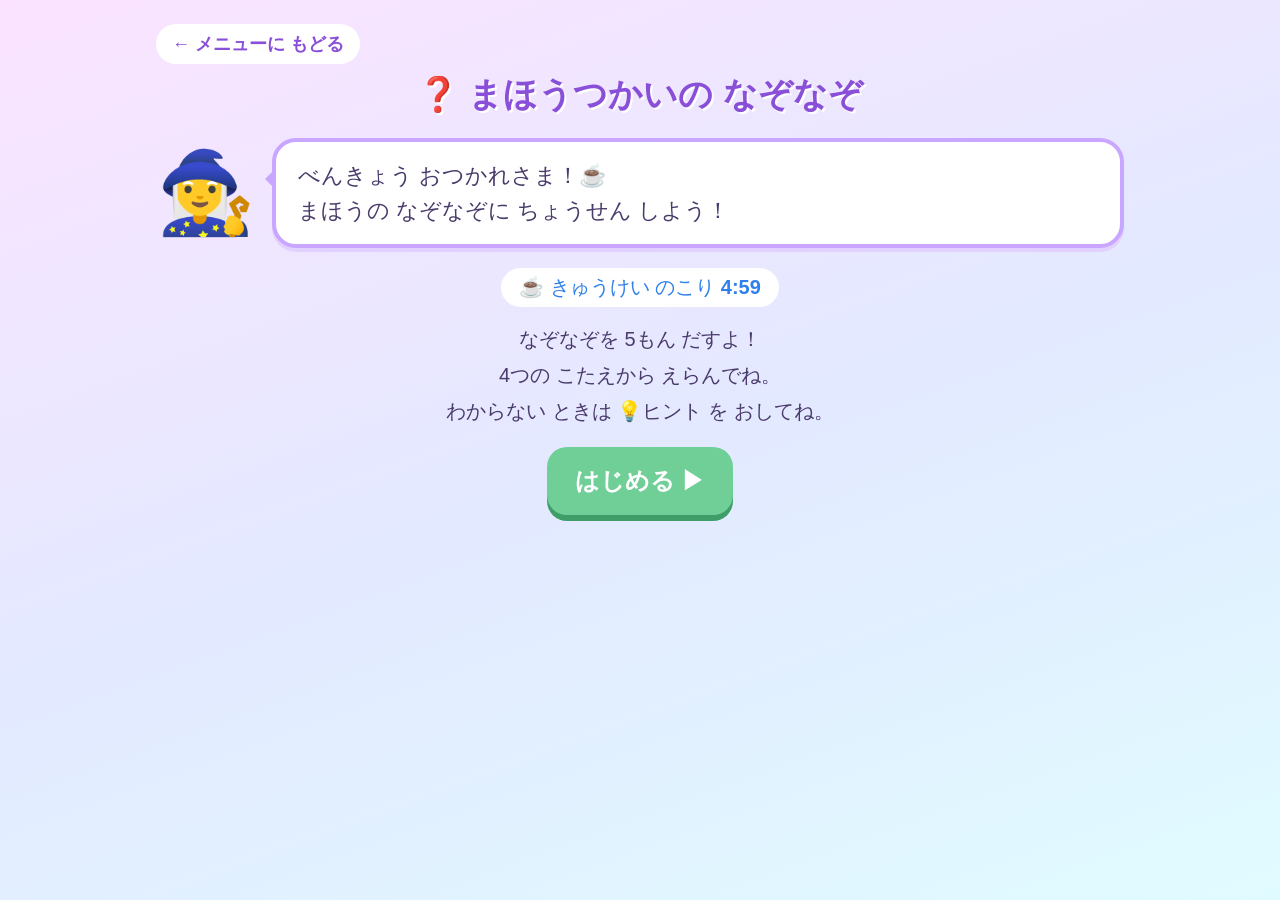
<file: kyuukei/nazonazo/index.html>
<!DOCTYPE html>
<html lang="ja">
<head>
<meta charset="UTF-8">
<meta name="viewport" content="width=device-width, initial-scale=1.0">
<title>まほうつかいの なぞなぞ</title>
<link rel="stylesheet" href="../../common/style.css">
<style>
  .status { display: flex; justify-content: center; flex-wrap: wrap; gap: 16px; font-size: 20px; margin-bottom: 14px; }
  .status span { background: #fff; padding: 6px 18px; border-radius: 999px; }
  .break-time { color: #2f80ed; }
  .row { display: flex; flex-wrap: wrap; gap: 14px; justify-content: center; margin-top: 18px; }
  .row a { text-decoration: none; }
  .yellow { background: #f2c94c; box-shadow: 0 6px 0 #c49a1b; }

  .question {
    background: #fff;
    border: 4px solid #c9a6ff;
    border-radius: 24px;
    max-width: 640px;
    margin: 0 auto 16px;
    padding: 20px;
    text-align: center;
    font-size: 26px;
    font-weight: bold;
    line-height: 1.6;
  }

  .choices { display: grid; grid-template-columns: repeat(2, 1fr); gap: 14px; max-width: 640px; margin: 0 auto; }
  .choice {
    background: #fff;
    color: #4a3b6b;
    border: 4px solid #c9a6ff;
    box-shadow: 0 6px 0 #e2d1ff;
    font-size: 24px;
    padding: 16px 8px;
    min-height: 76px;
  }
  .choice.correct { border-color: #ffd34d; background: #fffbe6; box-shadow: 0 0 0 6px rgba(255, 211, 77, 0.6); }
  .choice.wrong { border-color: #ff8a8a; opacity: 0.6; }

  .result { text-align: center; font-size: 26px; line-height: 2; }
  .result .big { font-size: 48px; font-weight: bold; color: #d6338a; }
  .rules { text-align: center; font-size: 20px; line-height: 1.8; }

  #next { display: block; margin: 20px auto 0; }

  @media (max-width: 600px) {
    .status { font-size: 16px; gap: 8px; margin-bottom: 10px; }
    .status span { padding: 4px 12px; }
    .question { font-size: 19px; padding: 14px; border-width: 3px; }
    .choices { gap: 10px; }
    .choice { font-size: 18px; padding: 12px 6px; min-height: 60px; border-width: 3px; }
    .result { font-size: 20px; }
    .result .big { font-size: 36px; }
    .rules { font-size: 16px; }
  }
</style>
</head>
<body>
<div class="app">
  <a class="back-link" href="../../index.html">← メニューに もどる</a>
  <h1>❓ まほうつかいの なぞなぞ</h1>

  <div class="wizard-box">
    <div class="wizard">🧙‍♀️</div>
    <div class="bubble" id="bubble"></div>
  </div>

  <div class="status">
    <span class="break-time">☕ きゅうけい のこり <b id="breakLeft">5:00</b></span>
  </div>

  <!-- スタート -->
  <div class="screen show" id="start">
    <div class="rules">
      なぞなぞを 5もん だすよ！<br>
      4つの こたえから えらんでね。<br>
      わからない ときは 💡ヒント を おしてね。
    </div>
    <div class="row"><button class="lv1" id="play">はじめる ▶</button></div>
  </div>

  <!-- もんだい -->
  <div class="screen" id="quiz">
    <div class="status">
      <span>もんだい <b id="qno">1</b> / 5</span>
      <span>⭕ <b id="score">0</b></span>
    </div>
    <div class="question" id="question"></div>
    <div class="choices" id="choices"></div>
    <div class="row"><button class="yellow" id="hint">💡 ヒント</button></div>
    <button class="purple" id="next">つぎへ ▶</button>
  </div>

  <!-- けっか -->
  <div class="screen" id="result">
    <div class="result">
      <div>なぞなぞ けっか</div>
      <div class="big" id="resultScore"></div>
      <div id="resultStars"></div>
    </div>
    <div class="row">
      <button class="lv1" id="again">もういちど</button>
      <a href="../../index.html"><button class="purple">メニューに もどる</button></a>
    </div>
  </div>

  <!-- きゅうけい おしまい -->
  <div class="screen" id="breakOver">
    <div class="result">
      <div>⏰ きゅうけいの 5ふんが おわったよ</div>
      <div style="font-size: 0.75em">15ふん べんきょうしたら、また あそべるよ✨</div>
    </div>
    <div class="row">
      <a href="../../index.html"><button class="purple">📚 メニューに もどる</button></a>
    </div>
  </div>
</div>

<script src="../../common/fireworks.js"></script>
<script src="../../common/break-timer.js"></script>
<script src="riddles.js"></script>
<script>
const PER_GAME = 5;
const PRAISE = ["せいかい！", "すごい！", "やったね！", "まほうみたい！", "さすが！"];

const $ = (id) => document.getElementById(id);
const bubble = $("bubble");

let questions = [];
let qIndex = 0;
let score = 0;
let answered = false;
let breakOver = false;

function say(html) { bubble.innerHTML = html; }
function pick(list) { return list[Math.floor(Math.random() * list.length)]; }
function shuffle(list) {
  const a = list.slice();
  for (let i = a.length - 1; i > 0; i--) {
    const j = Math.floor(Math.random() * (i + 1));
    [a[i], a[j]] = [a[j], a[i]];
  }
  return a;
}
function showScreen(id) {
  document.querySelectorAll(".screen").forEach((s) => s.classList.remove("show"));
  $(id).classList.add("show");
}

// まだ 出ていない なぞなぞから えらぶ（100もん ぜんぶ 出たら また さいしょから）
function loadSeen() {
  try { return new Set(JSON.parse(localStorage.getItem("nazonazo-seen")) || []); } catch (e) { return new Set(); }
}
function saveSeen(seen) {
  try { localStorage.setItem("nazonazo-seen", JSON.stringify([...seen])); } catch (e) {}
}
function pickRiddles() {
  let seen = loadSeen();
  let chosen = shuffle(RIDDLES.filter((r) => !seen.has(r.q))).slice(0, PER_GAME);
  if (chosen.length < PER_GAME) {
    // ぜんぶ 出おわったので リセット。たりない ぶんは まだ えらんでいない ものから
    seen = new Set();
    const rest = shuffle(RIDDLES.filter((r) => !chosen.includes(r))).slice(0, PER_GAME - chosen.length);
    chosen = chosen.concat(rest);
  }
  chosen.forEach((r) => seen.add(r.q));
  saveSeen(seen);
  return chosen;
}

function startGame() {
  if (breakOver) return;
  questions = pickRiddles();
  qIndex = 0;
  score = 0;
  $("score").textContent = 0;
  showScreen("quiz");
  showQuestion();
}

function showQuestion() {
  const r = questions[qIndex];
  answered = false;
  $("qno").textContent = qIndex + 1;
  $("question").textContent = r.q;
  $("next").style.visibility = "hidden";
  $("hint").disabled = false;
  const box = $("choices");
  box.innerHTML = "";
  shuffle([r.a, ...r.others]).forEach((text) => {
    const b = document.createElement("button");
    b.className = "choice";
    b.textContent = text;
    b.addEventListener("click", () => choose(b, text));
    box.appendChild(b);
  });
  say(pick(["なぞなぞ だよ！ わかるかな？🤔", "さあ、かんがえてみて！", "まほうの なぞなぞ、とけるかな？✨"]));
}

function choose(btn, text) {
  if (answered) return;
  answered = true;
  const r = questions[qIndex];
  $("hint").disabled = true;
  $("choices").querySelectorAll(".choice").forEach((b) => { if (b.textContent === r.a) b.classList.add("correct"); });
  if (text === r.a) {
    score++;
    $("score").textContent = score;
    fireworks(2);
    say(`${pick(PRAISE)}<br>${r.why}`);
  } else {
    btn.classList.add("wrong");
    say(`ざんねん！ こたえは <span class="big">${r.a}</span><br>${r.why}`);
  }
  $("next").textContent = qIndex + 1 < questions.length ? "つぎへ ▶" : "けっかを みる ▶";
  $("next").style.visibility = "visible";
}

function showResult() {
  showScreen("result");
  $("resultScore").textContent = `${questions.length}もん中 ${score}もん せいかい！`;
  $("resultStars").textContent = "⭐".repeat(score) || "つぎは がんばろう！";
  if (score === questions.length) {
    fireworks(8);
    say("ぜんもん せいかい！🎉 なぞなぞ はかせ だね！");
  } else {
    say("おつかれさま！ なぞなぞは 100もん あるから、また ちょうせんしてね😊");
  }
}

$("play").addEventListener("click", startGame);
$("again").addEventListener("click", startGame);
$("hint").addEventListener("click", () => {
  if (answered) return;
  say(`💡 ヒント：${questions[qIndex].hint}`);
});
$("next").addEventListener("click", () => {
  qIndex++;
  if (qIndex < questions.length) showQuestion();
  else showResult();
});

say("べんきょう おつかれさま！☕<br>まほうの なぞなぞに ちょうせん しよう！");

// きゅうけいの タイマー（きゅうけいゲーム みんなで 5ふん）
startBreakTimer({
  onTick: (left) => { $("breakLeft").textContent = formatLeft(left); },
  onEnd: () => {
    breakOver = true;
    showScreen("breakOver");
    say("きゅうけい おしまい！⏰<br>そろそろ べんきょうしよう📚 がんばってね！");
  },
});
</script>
</body>
</html>
</file>
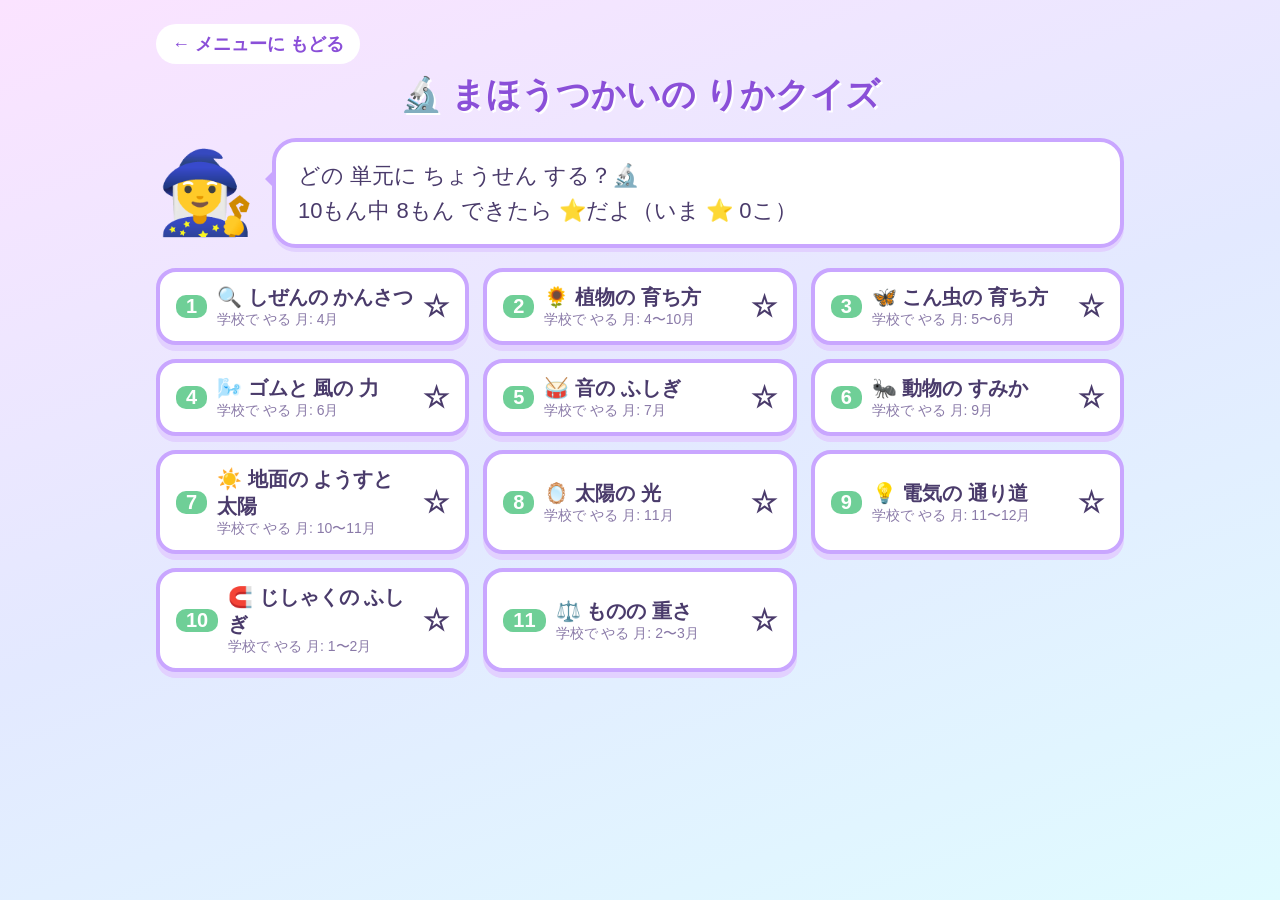
<file: rika/quiz/index.html>
<!DOCTYPE html>
<html lang="ja">
<head>
<meta charset="UTF-8">
<meta name="viewport" content="width=device-width, initial-scale=1.0">
<title>まほうつかいの りかクイズ</title>
<link rel="stylesheet" href="../../common/style.css">
<style>
  .row { display: flex; flex-wrap: wrap; gap: 14px; justify-content: center; margin-top: 18px; }

  /* 単元 いちらん */
  .units { display: grid; grid-template-columns: repeat(auto-fill, minmax(280px, 1fr)); gap: 14px; }
  .unit {
    background: #fff;
    color: #4a3b6b;
    border: 4px solid #c9a6ff;
    box-shadow: 0 6px 0 #e2d1ff;
    text-align: left;
    padding: 12px 16px;
    font-size: 20px;
    display: flex;
    align-items: center;
    gap: 10px;
  }
  .unit .no {
    background: #6fcf97;
    color: #fff;
    border-radius: 10px;
    padding: 0 10px;
    flex-shrink: 0;
  }
  .unit .name { flex: 1; }
  .unit .month { display: block; font-size: 14px; font-weight: normal; color: #8a7aa8; }
  .unit .star { font-size: 26px; flex-shrink: 0; }
  .unit.done { border-color: #ffd34d; background: #fffbe6; }

  /* じょうほう */
  .status { display: flex; flex-wrap: wrap; justify-content: center; gap: 16px; font-size: 20px; margin-bottom: 14px; }
  .status > span { background: #fff; padding: 6px 18px; border-radius: 999px; white-space: nowrap; }

  /* もんだい */
  .question {
    background: #fff;
    border: 4px solid #c9a6ff;
    border-radius: 24px;
    max-width: 640px;
    margin: 0 auto 16px;
    padding: 20px;
    font-size: 24px;
    font-weight: bold;
    line-height: 1.6;
    text-align: center;
  }
  .question .kind { display: block; font-size: 15px; color: #8a7aa8; font-weight: normal; margin-bottom: 4px; }

  .choices { display: grid; grid-template-columns: repeat(2, 1fr); gap: 14px; max-width: 640px; margin: 0 auto; }
  .choice {
    background: #fff;
    color: #4a3b6b;
    border: 4px solid #c9a6ff;
    box-shadow: 0 6px 0 #e2d1ff;
    font-size: 20px;
    padding: 14px 8px;
    min-height: 72px;
  }
  .choices.ox .choice { font-size: 56px; padding: 10px; min-height: 110px; }
  .choice.correct { border-color: #ffd34d; background: #fffbe6; box-shadow: 0 0 0 6px rgba(255, 211, 77, 0.6); }
  .choice.wrong { border-color: #ff8a8a; opacity: 0.6; }

  #next { display: block; margin: 20px auto 0; }

  /* おわり */
  .result { text-align: center; font-size: 26px; line-height: 2; }
  .result .big { font-size: 48px; font-weight: bold; color: #d6338a; }
  .review { max-width: 640px; margin: 14px auto 0; display: flex; flex-direction: column; gap: 10px; }
  .review div { background: #fff; border-radius: 14px; padding: 10px 14px; font-size: 17px; line-height: 1.6; }
  .review b { color: #d6338a; }

  @media (max-width: 600px) {
    .units { grid-template-columns: 1fr; gap: 10px; }
    .unit { font-size: 17px; padding: 10px 12px; border-width: 3px; }
    .unit .month { font-size: 12px; }
    .status { font-size: 15px; gap: 8px; margin-bottom: 10px; }
    .status > span { padding: 4px 12px; }
    .question { font-size: 18px; padding: 14px; border-width: 3px; }
    .choices { gap: 10px; }
    .choice { font-size: 16px; padding: 10px 6px; min-height: 60px; border-width: 3px; }
    .choices.ox .choice { font-size: 44px; min-height: 90px; }
    .result { font-size: 20px; }
    .result .big { font-size: 36px; }
    .review div { font-size: 15px; }
  }
</style>
</head>
<body>
<div class="app">
  <a class="back-link" href="../../index.html">← メニューに もどる</a>
  <h1>🔬 まほうつかいの りかクイズ</h1>

  <div class="wizard-box">
    <div class="wizard">🧙‍♀️</div>
    <div class="bubble" id="bubble"></div>
  </div>

  <!-- 単元 いちらん -->
  <div class="screen show" id="unitsScreen">
    <div class="units" id="units"></div>
  </div>

  <!-- もんだい -->
  <div class="screen" id="quizScreen">
    <div class="status">
      <span id="unitName"></span>
      <span>もんだい <b id="qno">1</b> / <span id="qmax">10</span></span>
      <span>⭕ <b id="score">0</b></span>
    </div>
    <div class="question" id="question"></div>
    <div class="choices" id="choices"></div>
    <button class="purple" id="next">つぎへ ▶</button>
  </div>

  <!-- おわり -->
  <div class="screen" id="endScreen">
    <div class="result">
      <div id="endUnit"></div>
      <div class="big" id="endScore"></div>
      <div id="endStar"></div>
    </div>
    <div class="result" id="reviewTitle"></div>
    <div class="review" id="review"></div>
    <div class="row">
      <button class="lv1" id="retry">もういちど</button>
      <button class="purple" id="backToUnits">単元を えらぶ</button>
    </div>
  </div>
</div>

<script src="../../common/fireworks.js"></script>
<script src="units.js"></script>
<script>
const PER_GAME = 10;
const PASS = 8;   // 8もん いじょうで ⭐
const PRAISE = ["せいかい！", "すごい！", "やったね！", "さすが！", "りか はかせ だね！"];

const $ = (id) => document.getElementById(id);
const bubble = $("bubble");

let unit = null;
let questions = [];
let qIndex = 0;
let score = 0;
let missed = [];
let answered = false;

function say(html) { bubble.innerHTML = html; }
function pick(list) { return list[Math.floor(Math.random() * list.length)]; }
function shuffle(list) {
  const a = list.slice();
  for (let i = a.length - 1; i > 0; i--) {
    const j = Math.floor(Math.random() * (i + 1));
    [a[i], a[j]] = [a[j], a[i]];
  }
  return a;
}
function showScreen(id) {
  document.querySelectorAll(".screen").forEach((s) => s.classList.remove("show"));
  $(id).classList.add("show");
}

// ⭐の きろく（きろく できない ときも あそべる）
let stars = {};
try { stars = JSON.parse(localStorage.getItem("rika-quiz-stars")) || {}; } catch (e) { stars = {}; }
function giveStar(u) {
  stars[u.no] = true;
  try { localStorage.setItem("rika-quiz-stars", JSON.stringify(stars)); } catch (e) {}
}
const answerLabel = (q) => (q.type === "ox" ? (q.a ? "⭕" : "❌") : q.a);

// ---------- 単元 いちらん ----------
function showUnits() {
  const box = $("units");
  box.innerHTML = "";
  UNITS.forEach((u) => {
    const b = document.createElement("button");
    b.className = "unit" + (stars[u.no] ? " done" : "");
    b.innerHTML = `<span class="no">${u.no}</span>
      <span class="name">${u.icon} ${u.title}<span class="month">学校で やる 月: ${u.month}</span></span>
      <span class="star">${stars[u.no] ? "⭐" : "☆"}</span>`;
    b.addEventListener("click", () => startQuiz(u));
    box.appendChild(b);
  });
  showScreen("unitsScreen");
  const count = UNITS.filter((u) => stars[u.no]).length;
  say(count === UNITS.length
    ? "11の 単元 ぜんぶ ⭐！🎉 りか はかせ だね！"
    : `どの 単元に ちょうせん する？🔬<br>10もん中 ${PASS}もん できたら ⭐だよ（いま ⭐ ${count}こ）`);
}

// ---------- もんだい ----------
function startQuiz(u) {
  unit = u || unit;
  questions = shuffle(unit.questions).slice(0, PER_GAME);
  qIndex = 0;
  score = 0;
  missed = [];
  $("unitName").textContent = `${unit.icon} ${unit.title}`;
  $("qmax").textContent = questions.length;
  $("score").textContent = 0;
  showScreen("quizScreen");
  showQuestion();
}

function showQuestion() {
  const q = questions[qIndex];
  answered = false;
  $("qno").textContent = qIndex + 1;
  $("next").style.visibility = "hidden";
  $("question").innerHTML = `<span class="kind">${q.type === "ox" ? "⭕ か ❌ か こたえてね" : "4つから えらんでね"}</span>${q.q}`;

  const box = $("choices");
  box.innerHTML = "";
  box.className = "choices" + (q.type === "ox" ? " ox" : "");
  const options = q.type === "ox"
    ? [{ label: "⭕", value: true }, { label: "❌", value: false }]
    : shuffle([q.a, ...q.others]).map((t) => ({ label: t, value: t }));
  options.forEach((o) => {
    const b = document.createElement("button");
    b.className = "choice";
    b.textContent = o.label;
    b.value = String(o.value);
    b.addEventListener("click", () => choose(b, o.value));
    box.appendChild(b);
  });
  say(pick(["よく よんで かんがえてね🤔", "わかるかな？", "がっこうで ならった ことを おもいだしてね✨"]));
}

function choose(btn, value) {
  if (answered) return;
  answered = true;
  const q = questions[qIndex];
  $("choices").querySelectorAll(".choice").forEach((b) => { if (b.value === String(q.a)) b.classList.add("correct"); });
  if (value === q.a) {
    score++;
    $("score").textContent = score;
    fireworks(2);
    say(`${pick(PRAISE)}<br>${q.why}`);
  } else {
    btn.classList.add("wrong");
    missed.push(q);
    say(`ざんねん！ こたえは <span class="big">${answerLabel(q)}</span><br>${q.why}`);
  }
  $("next").textContent = qIndex + 1 < questions.length ? "つぎへ ▶" : "けっかを みる ▶";
  $("next").style.visibility = "visible";
}

// ---------- おわり ----------
function showEnd() {
  $("endUnit").textContent = `${unit.no}. ${unit.icon} ${unit.title}`;
  $("endScore").textContent = `${questions.length}もん中 ${score}もん せいかい！`;
  if (score >= PASS) {
    const isNew = !stars[unit.no];
    giveStar(unit);
    $("endStar").textContent = isNew ? "⭐ ゲット！" : "⭐ きょうも ばっちり！";
    fireworks(score === questions.length ? 8 : 4);
    say(score === questions.length ? "ぜんもん せいかい！🎉 りか はかせ だね！" : "よく できたね！✨ ⭐を あげるね");
  } else {
    $("endStar").textContent = `あと ${PASS - score}もんで ⭐だよ`;
    say("おしかったね！ まちがえた もんだいの せつめいを よんで、もういちど ちょうせん しよう😊");
  }
  $("reviewTitle").textContent = missed.length ? "まちがえた もんだい" : "";
  $("review").innerHTML = missed
    .map((q) => `<div>${q.q}<br>こたえ：<b>${answerLabel(q)}</b>　${q.why}</div>`)
    .join("");
  showScreen("endScreen");
}

$("next").addEventListener("click", () => {
  qIndex++;
  if (qIndex < questions.length) showQuestion();
  else showEnd();
});
$("retry").addEventListener("click", () => startQuiz());
$("backToUnits").addEventListener("click", showUnits);

showUnits();
</script>
</body>
</html>
</file>
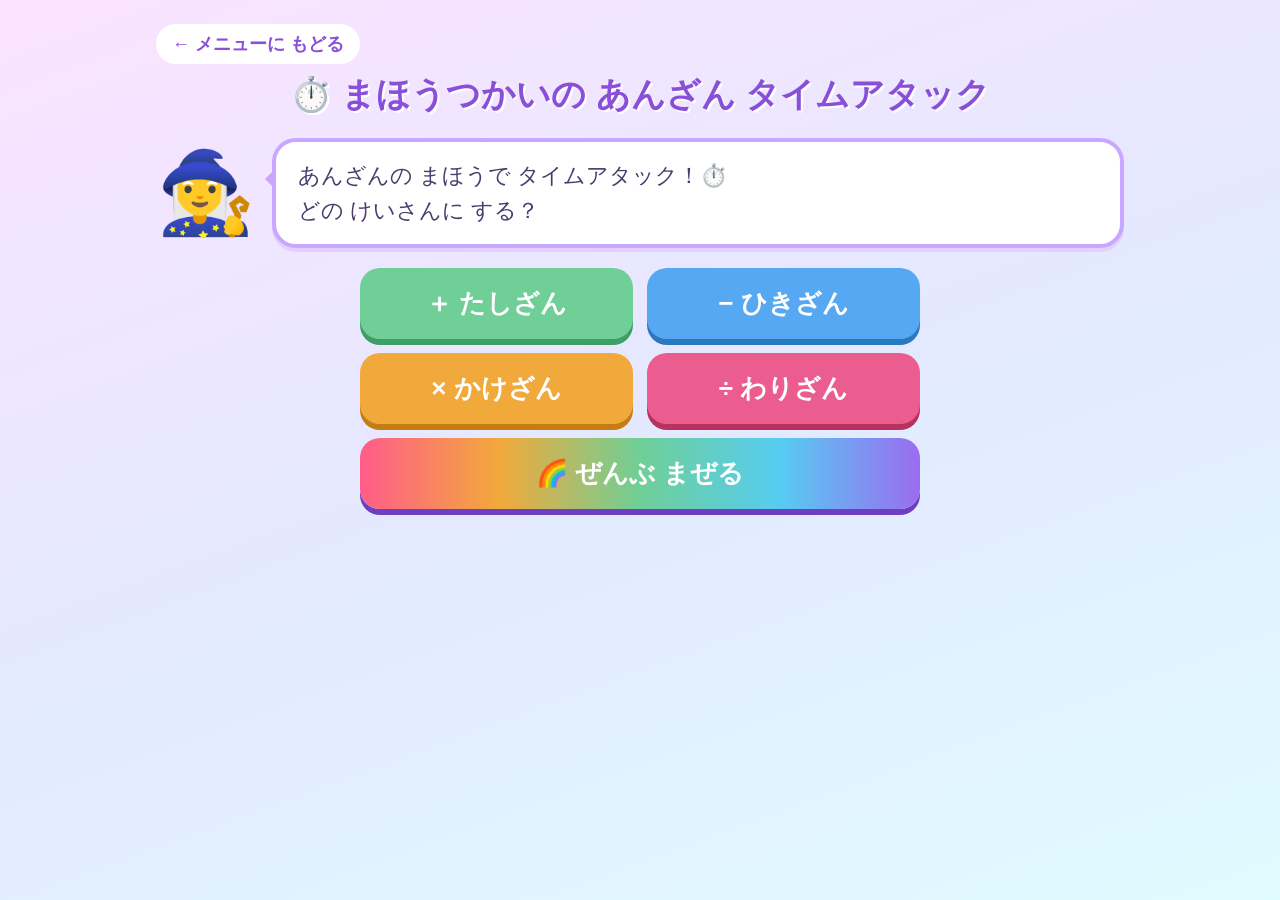
<file: sansu/anzan/index.html>
<!DOCTYPE html>
<html lang="ja">
<head>
<meta charset="UTF-8">
<meta name="viewport" content="width=device-width, initial-scale=1.0">
<title>まほうつかいの あんざん タイムアタック</title>
<link rel="stylesheet" href="../../common/style.css">
<style>
  .sub-title { text-align: center; font-size: 26px; font-weight: bold; margin: 0 0 16px; }
  .row { display: flex; flex-wrap: wrap; gap: 14px; justify-content: center; margin-top: 18px; }
  .blue { background: #56a8f2; box-shadow: 0 6px 0 #2a78c0; }
  .all { background: linear-gradient(90deg, #ff5c8a, #f2a93b, #6fcf97, #56ccf2, #9b6cf0); box-shadow: 0 6px 0 #6b3fc0; }

  .ops { display: grid; grid-template-columns: repeat(2, 1fr); gap: 14px; max-width: 560px; margin: 0 auto; }
  .ops .all { grid-column: 1 / -1; }
  .ops button { font-size: 26px; }
  .levels-box { display: flex; flex-direction: column; gap: 14px; max-width: 420px; margin: 0 auto; }
  .levels-box .sub { font-size: 16px; }

  /* じょうほう */
  .status { display: flex; justify-content: center; gap: 16px; font-size: 22px; margin-bottom: 14px; }
  .status span { background: #fff; padding: 6px 18px; border-radius: 999px; }
  .timer { font-variant-numeric: tabular-nums; }

  /* もんだい */
  .problem {
    background: #fff;
    border: 4px solid #c9a6ff;
    border-radius: 24px;
    max-width: 640px;
    margin: 0 auto 16px;
    padding: 22px 12px;
    text-align: center;
    font-size: 46px;
    font-weight: bold;
    font-variant-numeric: tabular-nums;
    min-height: 120px;
    display: flex;
    flex-wrap: wrap;
    align-items: center;
    justify-content: center;
    gap: 10px;
  }
  .problem .count { font-size: 90px; color: #d6338a; }
  .problem .amari { font-size: 26px; }
  .box {
    display: inline-block;
    min-width: 2.2em;
    padding: 2px 8px;
    border: 4px solid #c9a6ff;
    border-radius: 14px;
    color: #2f80ed;
    background: #f8f4ff;
    cursor: pointer;
    min-height: 1.3em;
    line-height: 1.2;
  }
  .box.active { border-color: #9b6cf0; background: #fff; box-shadow: 0 0 0 4px rgba(155, 108, 240, 0.25); }
  .problem.ok .box { border-color: #6fcf97; background: #eafff2; }
  .problem.ng { animation: shake 0.35s; }
  .problem.ng .box { border-color: #ff8a8a; }
  @keyframes shake {
    0%, 100% { transform: translateX(0); }
    25% { transform: translateX(-8px); }
    75% { transform: translateX(8px); }
  }

  /* すうじボタン */
  .keypad { display: grid; grid-template-columns: repeat(3, 1fr); gap: 10px; max-width: 360px; margin: 0 auto; }
  .keypad button { font-size: 30px; padding: 14px 0; background: #fff; color: #4a3b6b; box-shadow: 0 5px 0 #e2d1ff; border: 3px solid #c9a6ff; }
  .keypad .clear { background: #ffe3ea; color: #b8325f; font-size: 20px; }
  .keypad .enter { background: #6fcf97; color: #fff; border-color: #6fcf97; box-shadow: 0 5px 0 #3f9e67; font-size: 20px; }
  .keypad .to-amari { grid-column: 1 / -1; background: #56a8f2; color: #fff; border-color: #56a8f2; box-shadow: 0 5px 0 #2a78c0; font-size: 20px; }

  /* けっか */
  .result { text-align: center; font-size: 24px; line-height: 1.9; }
  .result .big { font-size: 52px; font-weight: bold; color: #d6338a; }
  .result .medal { font-size: 64px; line-height: 1.2; }
  .wrong-list { display: flex; flex-wrap: wrap; gap: 10px; justify-content: center; margin-top: 10px; }
  .wrong-list div { background: #fff; border-radius: 14px; padding: 8px 14px; font-size: 20px; }

  /* スマートフォン */
  @media (max-width: 600px) {
    .sub-title { font-size: 20px; margin-bottom: 12px; }
    .ops { gap: 10px; }
    .ops button { font-size: 20px; }
    .levels-box { gap: 10px; }
    .status { font-size: 16px; gap: 10px; margin-bottom: 10px; }
    .status span { padding: 4px 12px; }
    .problem { font-size: 32px; padding: 14px 8px; min-height: 90px; border-width: 3px; gap: 6px; }
    .problem .count { font-size: 64px; }
    .problem .amari { font-size: 18px; }
    .box { border-width: 3px; border-radius: 10px; padding: 2px 6px; }
    .keypad { gap: 8px; }
    .keypad button { font-size: 24px; padding: 10px 0; }
    .keypad .clear, .keypad .enter, .keypad .to-amari { font-size: 16px; }
    .result { font-size: 18px; }
    .result .big { font-size: 38px; }
    .result .medal { font-size: 48px; }
    .wrong-list div { font-size: 16px; }
  }
</style>
</head>
<body>
<div class="app">
  <a class="back-link" href="../../index.html">← メニューに もどる</a>
  <h1>⏱️ まほうつかいの あんざん タイムアタック</h1>

  <div class="wizard-box">
    <div class="wizard">🧙‍♀️</div>
    <div class="bubble" id="bubble"></div>
  </div>

  <!-- けいさんを えらぶ -->
  <div class="screen show" id="opScreen">
    <div class="ops">
      <button class="lv1" data-op="+">＋ たしざん</button>
      <button class="blue" data-op="-">− ひきざん</button>
      <button class="lv2" data-op="×">× かけざん</button>
      <button class="lv3" data-op="÷">÷ わりざん</button>
      <button class="all" data-op="mix">🌈 ぜんぶ まぜる</button>
    </div>
  </div>

  <!-- むずかしさを えらぶ -->
  <div class="screen" id="levelScreen">
    <div class="sub-title" id="opTitle"></div>
    <div class="levels-box" id="levelButtons"></div>
    <div class="row"><button class="purple" id="backToOps">← けいさんを えらぶ</button></div>
  </div>

  <!-- もんだい -->
  <div class="screen" id="quizScreen">
    <div class="status">
      <span>もんだい <b id="qno">1</b> / 10</span>
      <span class="timer">⏱️ <b id="time">0.0</b> びょう</span>
    </div>
    <div class="problem" id="problem"></div>
    <div class="keypad" id="keypad"></div>
  </div>

  <!-- けっか -->
  <div class="screen" id="endScreen">
    <div class="result">
      <div id="endTitle"></div>
      <div class="medal" id="medal"></div>
      <div class="big" id="endTime"></div>
      <div id="endMiss"></div>
      <div id="endBest"></div>
    </div>
    <div class="result" id="wrongTitle"></div>
    <div class="wrong-list" id="wrongList"></div>
    <div class="row">
      <button class="lv1" id="retry">もういちど</button>
      <button class="purple" id="change">えらびなおす</button>
    </div>
  </div>
</div>

<script src="../../common/fireworks.js"></script>
<script>
const QUESTIONS = 10;
const OP_NAMES = { "+": "＋ たしざん", "-": "− ひきざん", "×": "× かけざん", "÷": "÷ わりざん", mix: "🌈 ぜんぶ まぜる" };
const LEVELS = [
  { id: "easy", name: "かんたん", cls: "lv1", gold: 3, silver: 5 },
  { id: "normal", name: "ふつう", cls: "lv2", gold: 5, silver: 8 },
  { id: "hard", name: "むずかしい", cls: "lv3", gold: 8, silver: 12 },
];
const PRAISE = ["すごい！", "はやい！", "そのちょうし！", "まほうみたい！"];

const $ = (id) => document.getElementById(id);
const bubble = $("bubble");

let op = "+";
let level = LEVELS[0];
let problems = [];
let qIndex = 0;
let inputs = ["", ""];
let active = 0;
let mistakes = 0;
let wrongOnes = [];
let startTime = 0;
let timerId = null;
let playing = false;   // こたえを 入れられる ときだけ true
let gameToken = 0;     // とちゅうで やめたときに カウントダウンを とめる

function say(html) { bubble.innerHTML = html; }
function pick(list) { return list[Math.floor(Math.random() * list.length)]; }
function rand(a, b) { return a + Math.floor(Math.random() * (b - a + 1)); }
function shuffle(list) {
  const a = list.slice();
  for (let i = a.length - 1; i > 0; i--) {
    const j = Math.floor(Math.random() * (i + 1));
    [a[i], a[j]] = [a[j], a[i]];
  }
  return a;
}
function showScreen(id) {
  document.querySelectorAll(".screen").forEach((s) => s.classList.remove("show"));
  $(id).classList.add("show");
}

// じこベスト（びょう。きろく できない ときも あそべる）
const bestKey = () => `anzan-best-${op}-${level.id}`;
function loadBest(key) {
  try { return Number(localStorage.getItem(key)) || 0; } catch (e) { return 0; }
}
function saveBest(key, sec) {
  try { localStorage.setItem(key, String(sec)); } catch (e) {}
}

// ---------- もんだいを つくる ----------
function makeProblem(o, lv) {
  let a, b;
  if (o === "+") {
    if (lv === "easy") { a = rand(1, 9); b = rand(1, 9); }
    else if (lv === "normal") { a = rand(10, 99); b = Math.random() < 0.5 ? rand(1, 9) : rand(10, 99); }
    else if (Math.random() < 0.5) {
      do { a = rand(10, 99); b = rand(10, 99); } while (a % 10 + b % 10 < 10); // くりあがり あり
    } else { a = rand(100, 999); b = rand(10, 99); }
    return { a, b, op: o, ans: a + b };
  }
  if (o === "-") {
    if (lv === "easy") { b = rand(1, 9); const c = rand(0, 9); a = b + c; }
    else if (lv === "normal") { a = rand(10, 99); b = Math.random() < 0.5 ? rand(1, 9) : rand(10, a); }
    else if (Math.random() < 0.5) {
      do { a = rand(20, 99); b = rand(10, a - 1); } while (a % 10 >= b % 10); // くりさがり あり
    } else { a = rand(100, 999); b = rand(10, 99); }
    return { a, b, op: o, ans: a - b };
  }
  if (o === "×") {
    if (lv === "easy") { a = rand(1, 9); b = rand(1, 9); }
    else if (lv === "normal") {
      const dan = Math.random() < 0.3 ? pick([0, 10]) : rand(1, 9);
      [a, b] = Math.random() < 0.5 ? [dan, rand(1, 9)] : [rand(1, 9), dan];
    } else { a = rand(11, 99); b = rand(2, 9); }
    return { a, b, op: o, ans: a * b };
  }
  // ÷
  b = rand(2, 9);
  let q, r;
  if (lv === "easy") { q = rand(1, 9); r = 0; }
  else if (lv === "normal") { q = rand(1, 9); r = Math.random() < 0.3 ? 0 : rand(1, b - 1); }
  else { q = rand(10, 19); r = Math.random() < 0.2 ? 0 : rand(1, b - 1); }
  return { a: b * q + r, b, op: o, ans: q, rem: r };
}

function makeProblems() {
  let ops;
  if (op === "mix") {
    const base = ["+", "-", "×", "÷", "+", "-", "×", "÷"];
    ops = shuffle([...base, ...shuffle(["+", "-", "×", "÷"]).slice(0, 2)]);
  } else {
    ops = Array(QUESTIONS).fill(op);
  }
  const seen = new Set();
  return ops.map((o) => {
    let p;
    let guard = 0;
    do { p = makeProblem(o, level.id); guard++; } while (seen.has(`${p.a}${p.op}${p.b}`) && guard < 100);
    seen.add(`${p.a}${p.op}${p.b}`);
    return p;
  });
}

const text = (p) => `${p.a} ${p.op === "-" ? "−" : p.op} ${p.b}`;
const answerText = (p) => (p.op === "÷" ? `${p.ans} あまり ${p.rem}` : `${p.ans}`);

// ---------- がめん ----------
function showOps() {
  stopGame();
  showScreen("opScreen");
  say("あんざんの まほうで タイムアタック！⏱️<br>どの けいさんに する？");
}

function showLevels(o) {
  op = o;
  $("opTitle").textContent = OP_NAMES[op];
  const box = $("levelButtons");
  box.innerHTML = "";
  LEVELS.forEach((lv) => {
    const best = loadBest(`anzan-best-${op}-${lv.id}`);
    const b = document.createElement("button");
    b.className = lv.cls;
    b.innerHTML = `${lv.name}<span class="sub">${best ? `じこベスト ${best.toFixed(1)}びょう` : "まだ きろく なし"}</span>`;
    b.addEventListener("click", () => { level = lv; startGame(); });
    box.appendChild(b);
  });
  showScreen("levelScreen");
  say("むずかしさを えらんでね！<br>10もん とけたら ゴールだよ🏁");
}

function startGame() {
  stopGame();
  const token = ++gameToken;
  problems = makeProblems();
  qIndex = 0;
  mistakes = 0;
  wrongOnes = [];
  $("qno").textContent = 1;
  $("time").textContent = "0.0";
  $("keypad").innerHTML = "";
  showScreen("quizScreen");
  say("よーい…");

  // 3・2・1・スタート！
  const steps = ["3", "2", "1", "スタート！"];
  steps.forEach((s, i) => {
    setTimeout(() => {
      if (token !== gameToken) return;
      $("problem").className = "problem";
      $("problem").innerHTML = `<span class="count">${s}</span>`;
    }, i * 700);
  });
  setTimeout(() => {
    if (token !== gameToken) return;
    startTime = performance.now();
    timerId = setInterval(() => { $("time").textContent = elapsed().toFixed(1); }, 100);
    playing = true;
    say("がんばって！🔥");
    showProblem();
  }, steps.length * 700);
}

function stopGame() {
  gameToken++;
  playing = false;
  clearInterval(timerId);
}

function elapsed() { return (performance.now() - startTime) / 1000; }

function showProblem() {
  const p = problems[qIndex];
  inputs = ["", ""];
  active = 0;
  $("qno").textContent = qIndex + 1;
  drawProblem();
  drawKeypad();
}

function drawProblem() {
  const p = problems[qIndex];
  const box = (i) => `<span class="box${active === i ? " active" : ""}" data-box="${i}">${inputs[i] || "&nbsp;"}</span>`;
  $("problem").className = "problem";
  $("problem").innerHTML = p.op === "÷"
    ? `<span>${text(p)} ＝</span>${box(0)}<span class="amari">あまり</span>${box(1)}`
    : `<span>${text(p)} ＝</span>${box(0)}`;
  $("problem").querySelectorAll(".box").forEach((b) =>
    b.addEventListener("click", () => { active = Number(b.dataset.box); drawProblem(); })
  );
}

function drawKeypad() {
  const pad = $("keypad");
  pad.innerHTML = "";
  const add = (label, cls, fn) => {
    const b = document.createElement("button");
    b.className = cls;
    b.textContent = label;
    b.addEventListener("click", fn);
    pad.appendChild(b);
  };
  [7, 8, 9, 4, 5, 6, 1, 2, 3].forEach((n) => add(String(n), "", () => typeDigit(n)));
  add("けす", "clear", backspace);
  add("0", "", () => typeDigit(0));
  add("こたえる", "enter", submit);
  if (problems[qIndex].op === "÷") add("あまりへ ▶", "to-amari", () => { active = 1; drawProblem(); });
}

function typeDigit(n) {
  if (!playing || inputs[active].length >= 4) return;
  inputs[active] = inputs[active] === "0" ? String(n) : inputs[active] + n;
  drawProblem();
}
function backspace() {
  if (!playing) return;
  if (inputs[active] === "" && active === 1) active = 0;
  else inputs[active] = inputs[active].slice(0, -1);
  drawProblem();
}
// Enter: わりざんで こたえを 入れた あとは あまりへ
function enterKey() {
  if (problems[qIndex].op === "÷" && active === 0 && inputs[0] !== "") { active = 1; drawProblem(); return; }
  submit();
}

function submit() {
  if (!playing || inputs[0] === "") return;
  const p = problems[qIndex];
  const ok = Number(inputs[0]) === p.ans && (p.op !== "÷" || Number(inputs[1] || 0) === p.rem);
  if (ok) {
    playing = false;
    $("problem").classList.add("ok");
    say(qIndex + 1 < problems.length ? pick(PRAISE) : "ゴール！🏁");
    setTimeout(() => {
      if (!$("quizScreen").classList.contains("show")) return;
      qIndex++;
      if (qIndex < problems.length) { playing = true; showProblem(); }
      else finish();
    }, 250);
  } else {
    mistakes++;
    if (!wrongOnes.includes(p)) wrongOnes.push(p);
    say("ちがうよ、もういちど！💪");
    inputs = ["", ""];
    active = 0;
    drawProblem();
    const el = $("problem");
    el.classList.remove("ng");
    void el.offsetWidth;
    el.classList.add("ng");
  }
}

function finish() {
  const sec = Math.round(elapsed() * 10) / 10;
  stopGame();
  const avg = sec / problems.length;
  const medal = avg <= level.gold ? "🥇" : avg <= level.silver ? "🥈" : "🥉";
  $("endTitle").textContent = `${OP_NAMES[op]}（${level.name}）`;
  $("medal").textContent = medal;
  $("endTime").textContent = `${sec.toFixed(1)} びょう`;
  $("endMiss").textContent = mistakes ? `まちがえた かず: ${mistakes}かい` : "まちがい なし！ 💯";

  const key = bestKey();
  const best = loadBest(key);
  if (!best || sec < best) {
    saveBest(key, sec);
    $("endBest").textContent = best ? `じこベスト こうしん！（まえは ${best.toFixed(1)}びょう）` : "はじめての きろく！";
    fireworks(best ? 8 : 4);
    say("じこベスト こうしん！🎉 はやい まほうだね！");
  } else {
    $("endBest").textContent = `じこベスト: ${best.toFixed(1)}びょう（あと ${(sec - best).toFixed(1)}びょう！）`;
    say(medal === "🥇" ? "きんメダル！🥇 すごい スピードだね！" : "おつかれさま！ もういちど ちょうせんする？");
  }

  $("wrongTitle").textContent = wrongOnes.length ? "まちがえた もんだい（こたえ）" : "";
  $("wrongList").innerHTML = wrongOnes.map((p) => `<div>${text(p)} ＝ <b>${answerText(p)}</b></div>`).join("");
  showScreen("endScreen");
}

// キーボード
window.addEventListener("keydown", (e) => {
  if (!$("quizScreen").classList.contains("show") || !playing) return;
  if (/^[0-9]$/.test(e.key)) typeDigit(Number(e.key));
  else if (e.key === "Backspace") backspace();
  else if (e.key === "Enter") { e.preventDefault(); enterKey(); }
});

document.querySelectorAll("[data-op]").forEach((b) => b.addEventListener("click", () => showLevels(b.dataset.op)));
$("backToOps").addEventListener("click", showOps);
$("retry").addEventListener("click", startGame);
$("change").addEventListener("click", () => showLevels(op));

showOps();
</script>
</body>
</html>
</file>
<file: common/style.css>
/* どのゲームでも つかう 見た目 */
* { box-sizing: border-box; }
body {
  margin: 0;
  min-height: 100vh;
  font-family: "Hiragino Maru Gothic ProN", "Hiragino Kaku Gothic ProN", "Yu Gothic", sans-serif;
  background: linear-gradient(160deg, #fbe3ff 0%, #e3e9ff 50%, #e0fbff 100%);
  color: #4a3b6b;
  display: flex;
  justify-content: center;
}
.app { width: 100%; max-width: 1000px; padding: 24px 16px; }
h1 {
  text-align: center;
  font-size: 34px;
  margin: 8px 0 20px;
  color: #8a4fd8;
  text-shadow: 2px 2px 0 #fff;
}
.screen { display: none; }
.screen.show { display: block; }

/* まほうつかい */
.wizard-box {
  display: flex;
  align-items: center;
  gap: 16px;
  margin-bottom: 20px;
}
.wizard {
  font-size: 80px;
  line-height: 1;
  animation: float 2.4s ease-in-out infinite;
  flex-shrink: 0;
}
@keyframes float {
  0%, 100% { transform: translateY(0); }
  50% { transform: translateY(-10px); }
}
.bubble {
  position: relative;
  background: #fff;
  border: 4px solid #c9a6ff;
  border-radius: 24px;
  padding: 16px 22px;
  font-size: 22px;
  line-height: 1.6;
  min-height: 70px;
  flex: 1;
  box-shadow: 0 4px 0 #e2d1ff;
}
.bubble::before {
  content: "";
  position: absolute;
  left: -22px;
  top: 26px;
  border: 11px solid transparent;
  border-right-color: #c9a6ff;
}
.bubble .big { font-size: 30px; color: #d6338a; font-weight: bold; }

/* ボタン */
.levels { display: flex; flex-wrap: wrap; gap: 18px; justify-content: center; margin-top: 30px; }
button {
  font-family: inherit;
  font-size: 24px;
  font-weight: bold;
  padding: 18px 28px;
  border: none;
  border-radius: 20px;
  cursor: pointer;
  color: #fff;
  transition: transform 0.1s;
  touch-action: manipulation; /* スマホで すばやく おしても ズームしない */
  -webkit-tap-highlight-color: transparent;
}
@media (hover: hover) {
  button:hover { transform: scale(1.05); }
}
button:active { transform: scale(0.97); }
.lv1 { background: #6fcf97; box-shadow: 0 6px 0 #3f9e67; }
.lv2 { background: #f2a93b; box-shadow: 0 6px 0 #c47d12; }
.lv3 { background: #eb5c8f; box-shadow: 0 6px 0 #b8325f; }
.sub { display: block; font-size: 16px; font-weight: normal; margin-top: 4px; }
.purple { background: #9b6cf0; box-shadow: 0 6px 0 #6b3fc0; }

/* メニューに もどる リンク */
.back-link {
  display: inline-block;
  font-size: 18px;
  font-weight: bold;
  color: #8a4fd8;
  text-decoration: none;
  background: #fff;
  padding: 8px 16px;
  border-radius: 999px;
}
.back-link:hover { background: #f3eaff; }

/* スマートフォン */
@media (max-width: 600px) {
  .app { padding: 12px 12px 24px; }
  h1 { font-size: 22px; margin: 10px 0 12px; }
  .wizard-box { gap: 12px; margin-bottom: 14px; }
  .wizard { font-size: 52px; }
  .bubble { font-size: 17px; padding: 10px 14px; min-height: 0; border-width: 3px; border-radius: 18px; }
  .bubble::before { top: 14px; left: -19px; border-width: 9px; }
  .bubble .big { font-size: 22px; }
  .levels { gap: 12px; margin-top: 18px; }
  button { font-size: 19px; padding: 14px 18px; border-radius: 16px; }
  .sub { font-size: 14px; }
  .back-link { font-size: 15px; padding: 6px 12px; }
}
</file>
